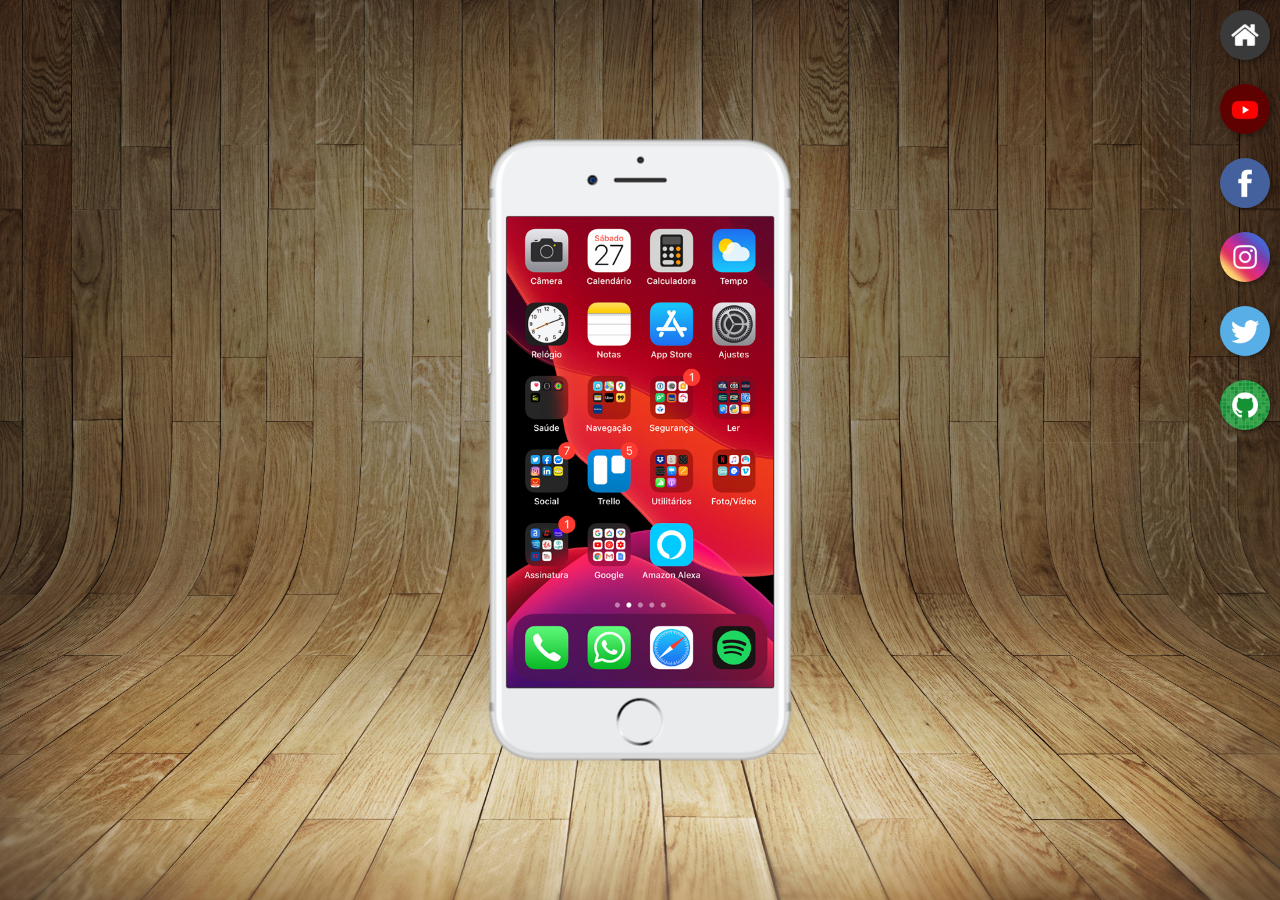
<file: index.html>
<!DOCTYPE html>
<html lang="pt-br">
<head>
    <meta charset="UTF-8">
    <meta name="viewport" content="width=device-width, initial-scale=1.0">
    <link rel="shortcut icon" href="favicon.ico" type="image/x-icon">
    <link rel="stylesheet" href="estilos/style.css">
    <title>Projeto Redes Sociais</title>
</head>
<body>
    <main>
        <section id="telefone">
            <iframe src="home.html" name="tela" id="tela" frameborder="0">
                seu navegador não é compatível com iframes
            </iframe>
        </section>
        <section id="redes-sociais">
            <a href="home.html" target="tela"><img src="imagens/logo-home.jpg" alt="home"></a><br>
            <a href="youtube.html" target="tela"><img src="imagens/logo-youtube.jpg" alt="youtube"></a><br>
            <a href="facebook.html" target="tela"><img src="imagens/logo-facebook.jpg" alt="facebook"></a><br>
            <a href="instagram.html" target="tela"><img src="imagens/logo-instagram.jpg" alt="instagran"></a><br>
            <a href="twitter.html" target="tela"><img src="imagens/logo-twitter.jpg" alt="twitter"></a><br>
            <a href="github.html" target="tela"><img src="imagens/logo-github.jpg" alt=""></a>
        </section>
    </main>
</body>
</html>
</file>
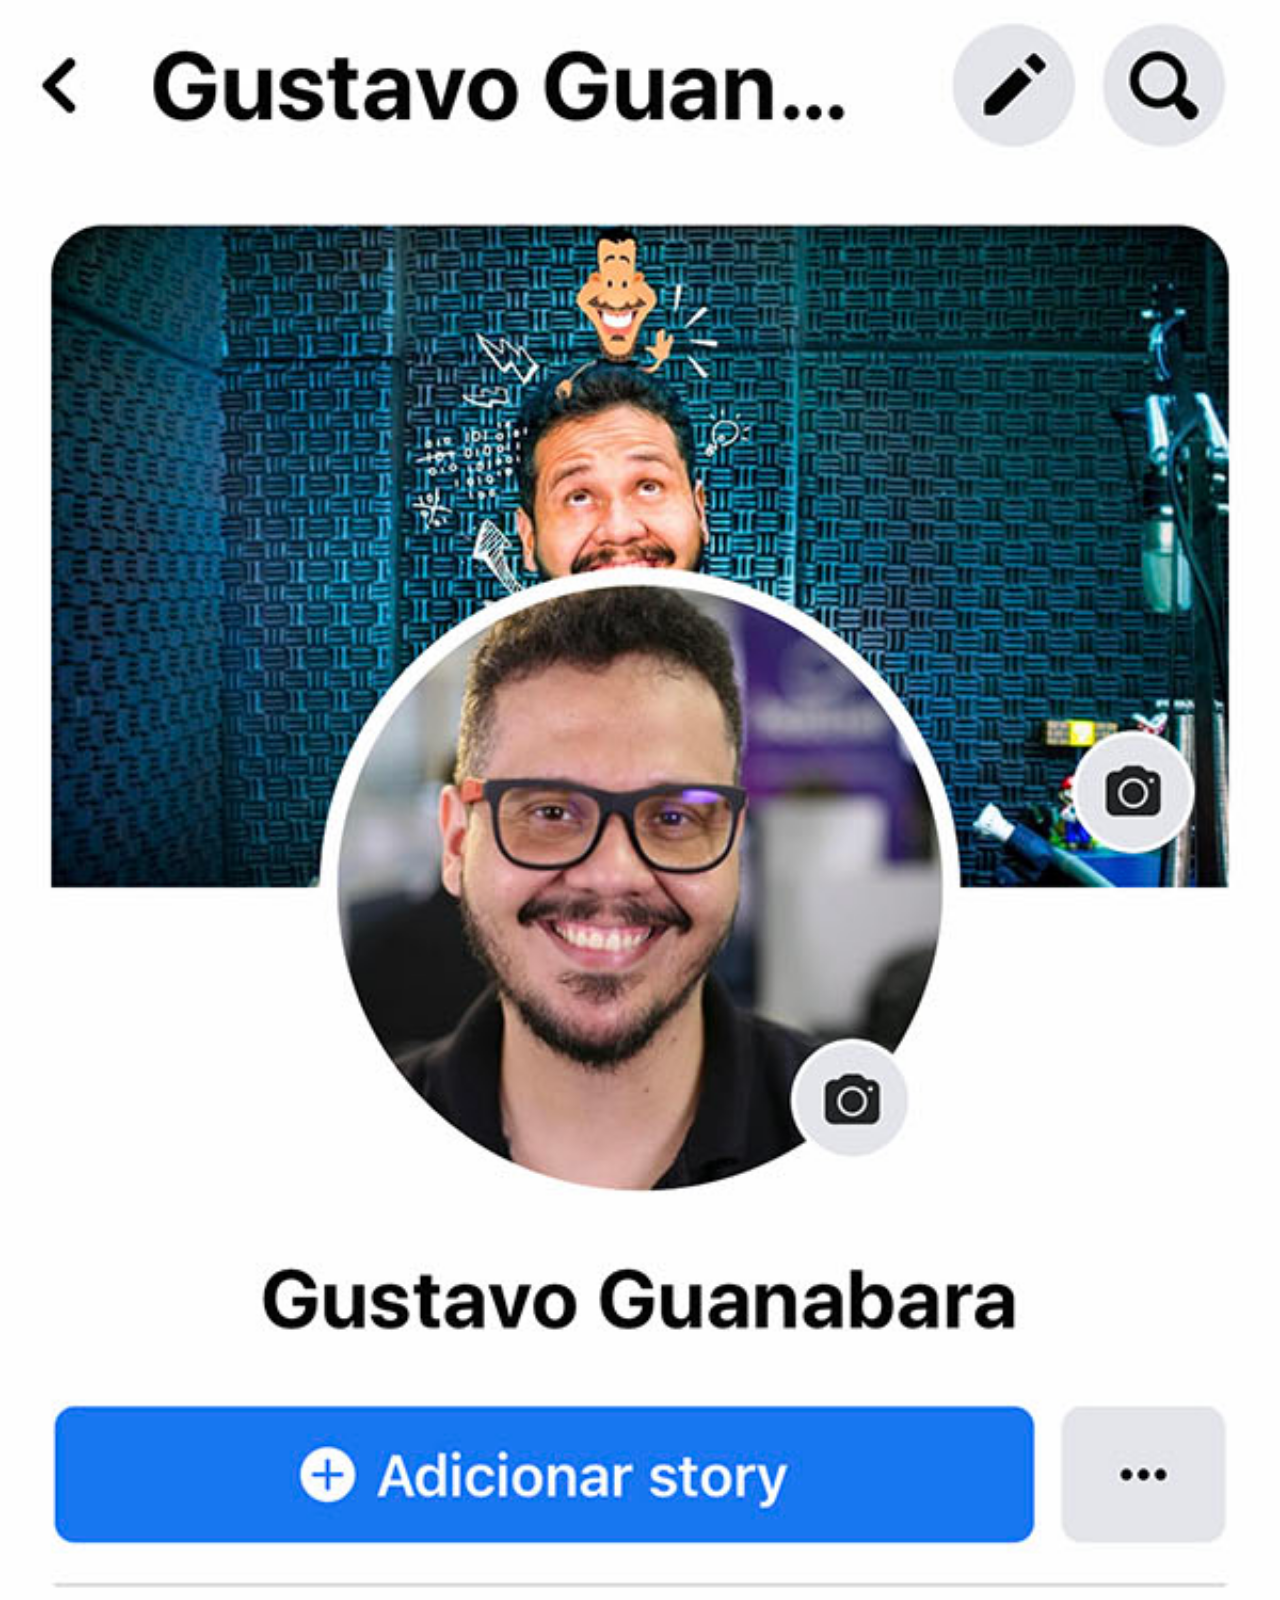
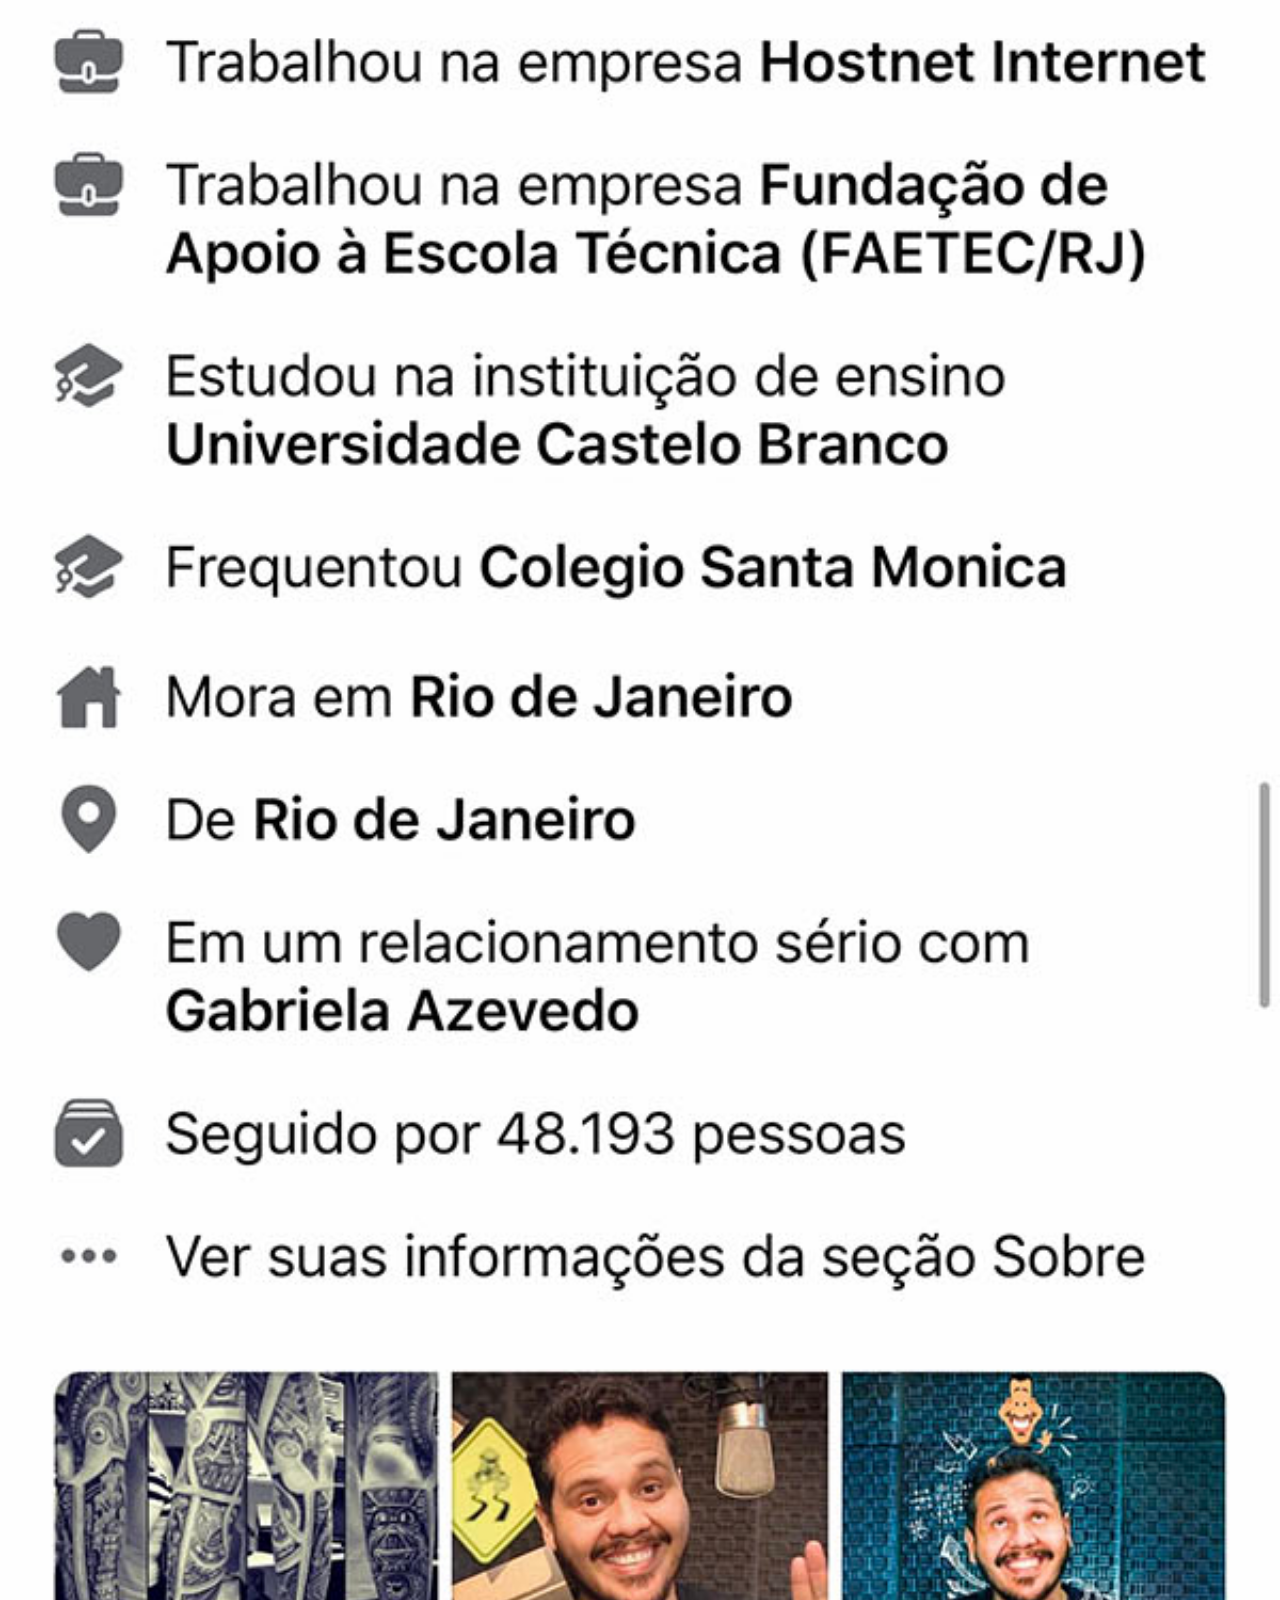
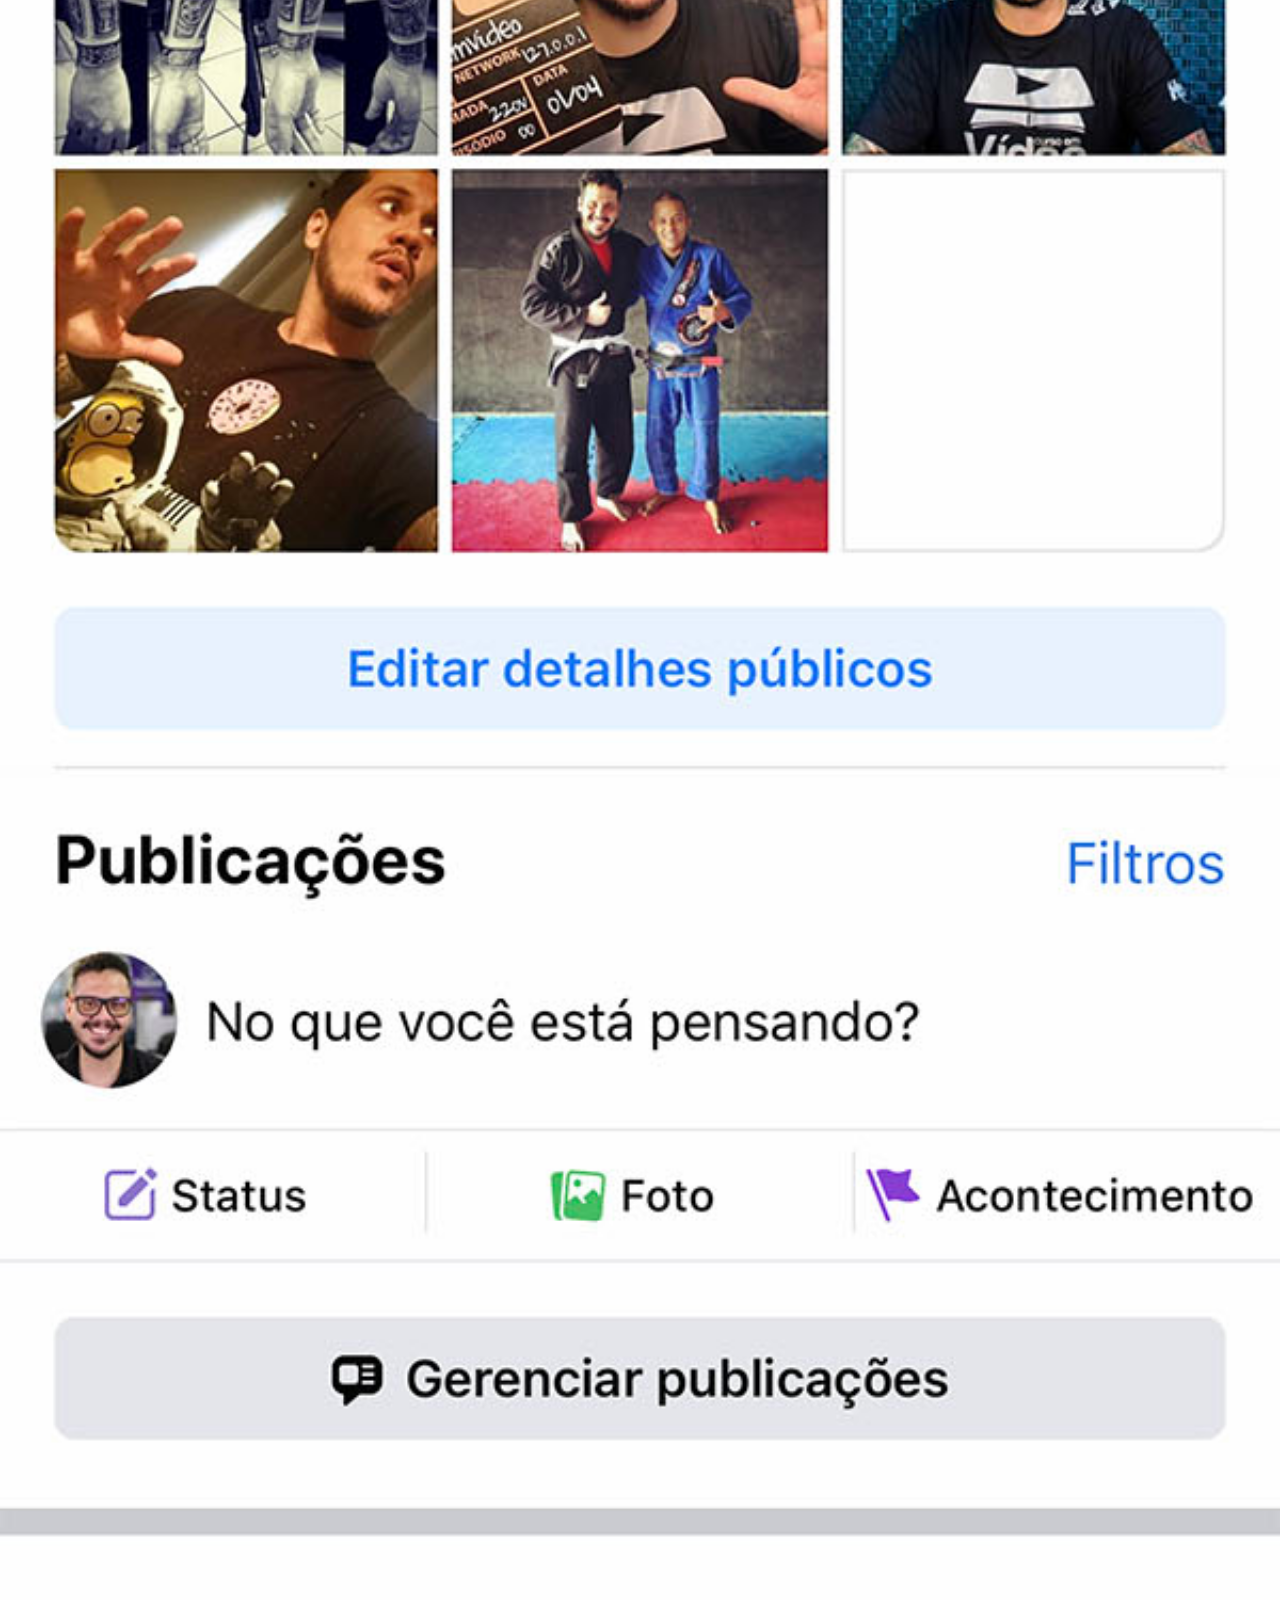
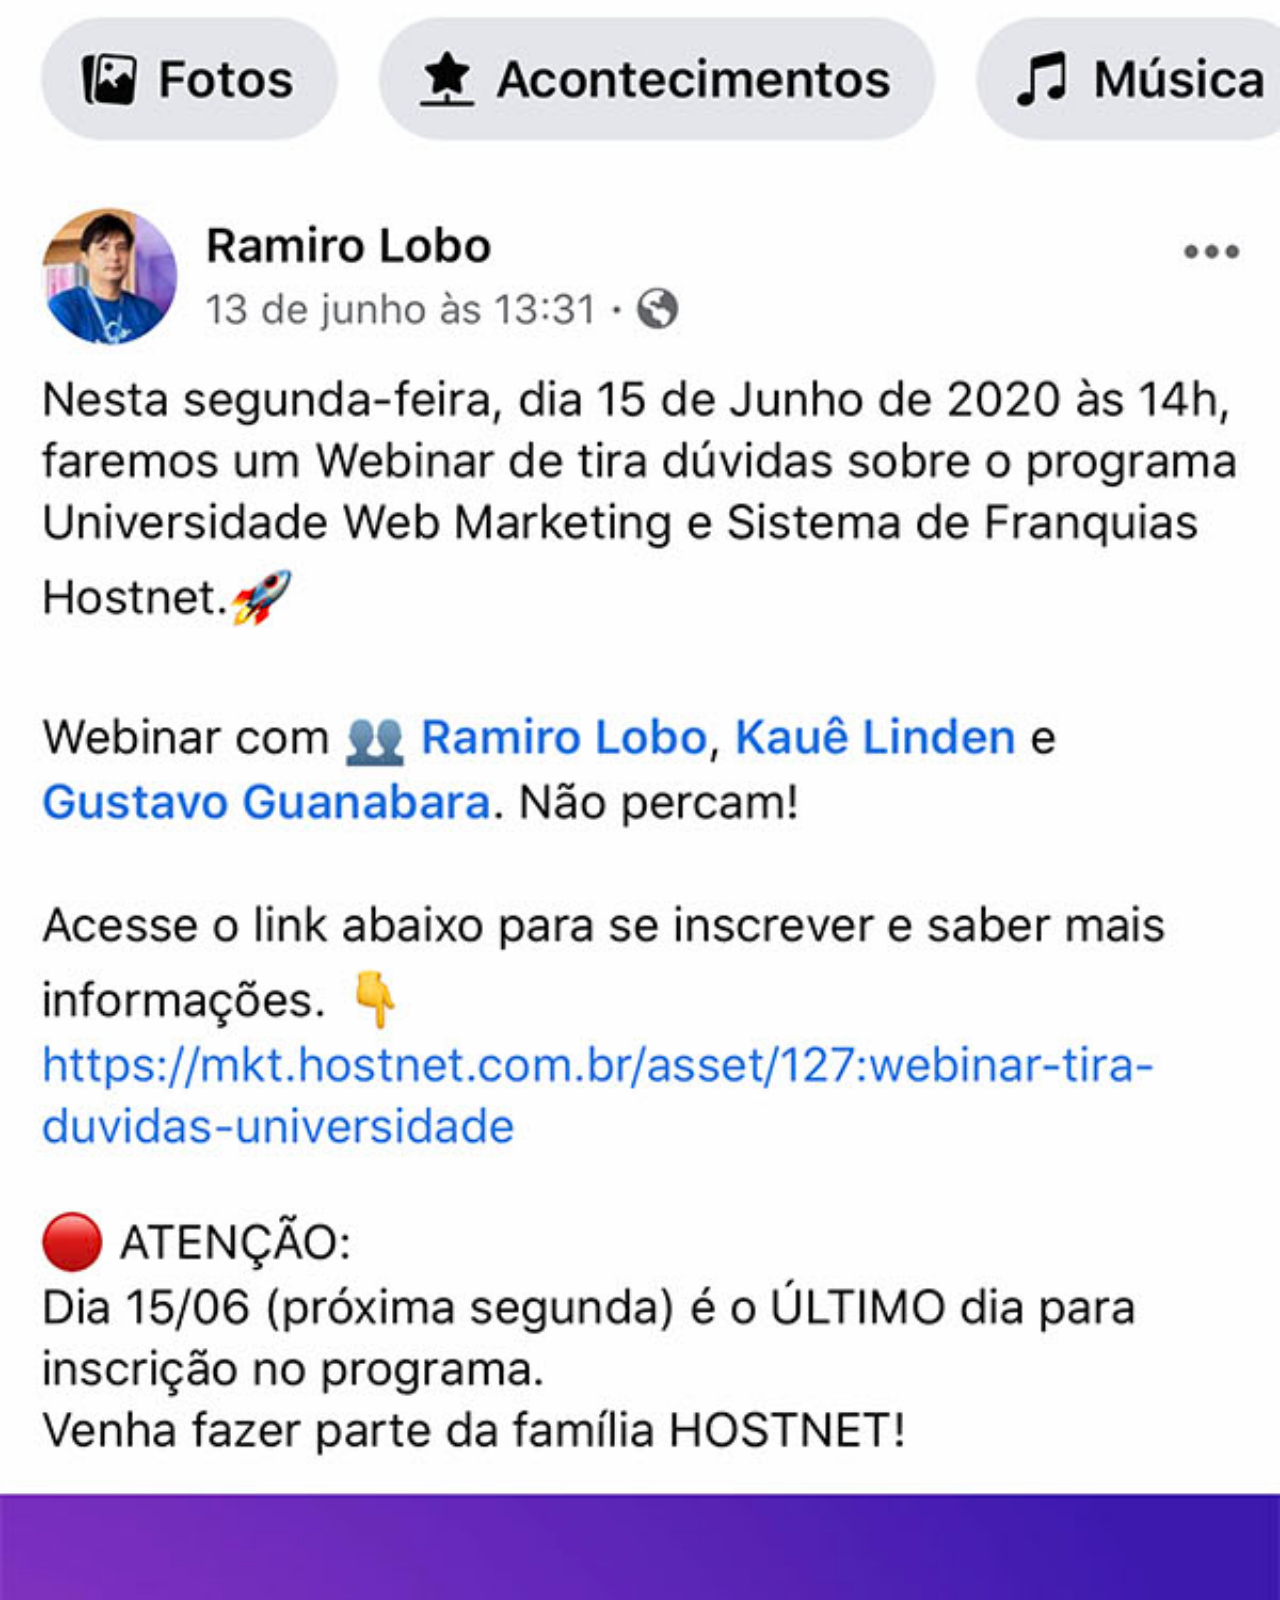
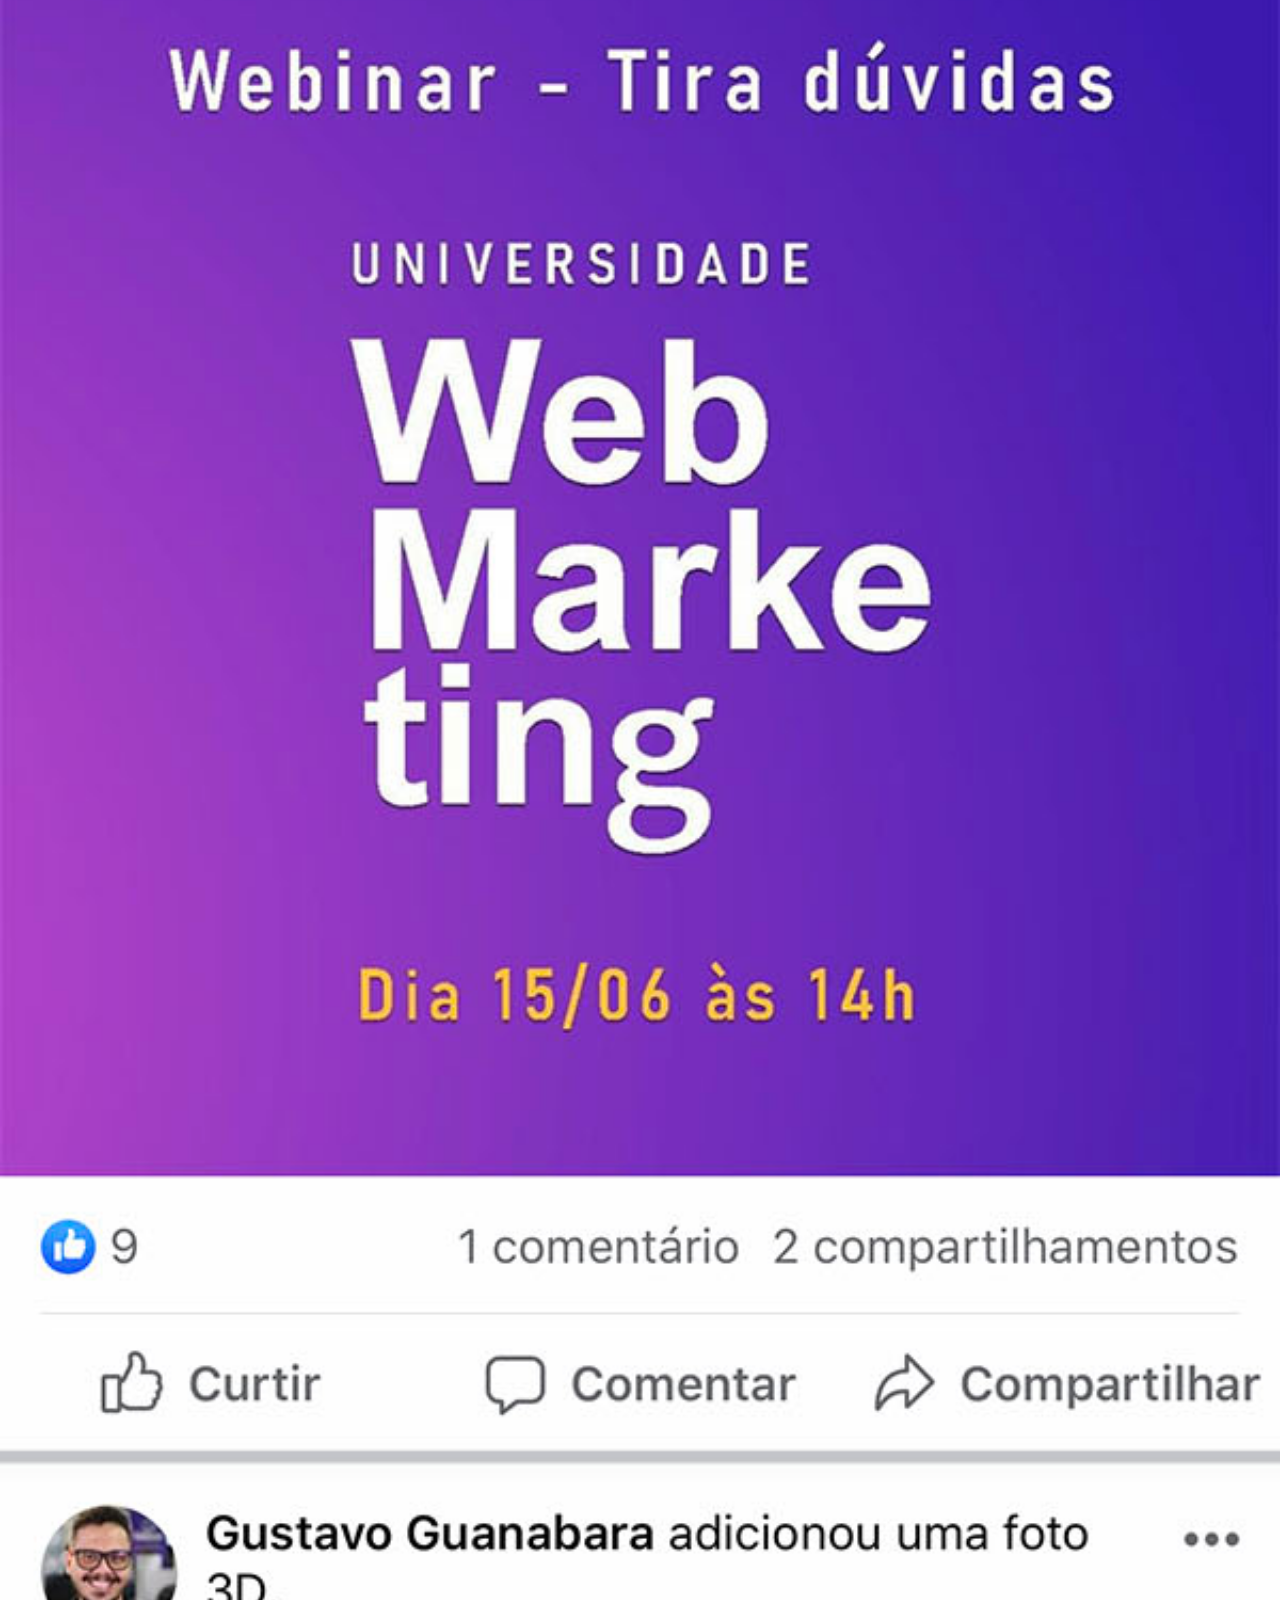
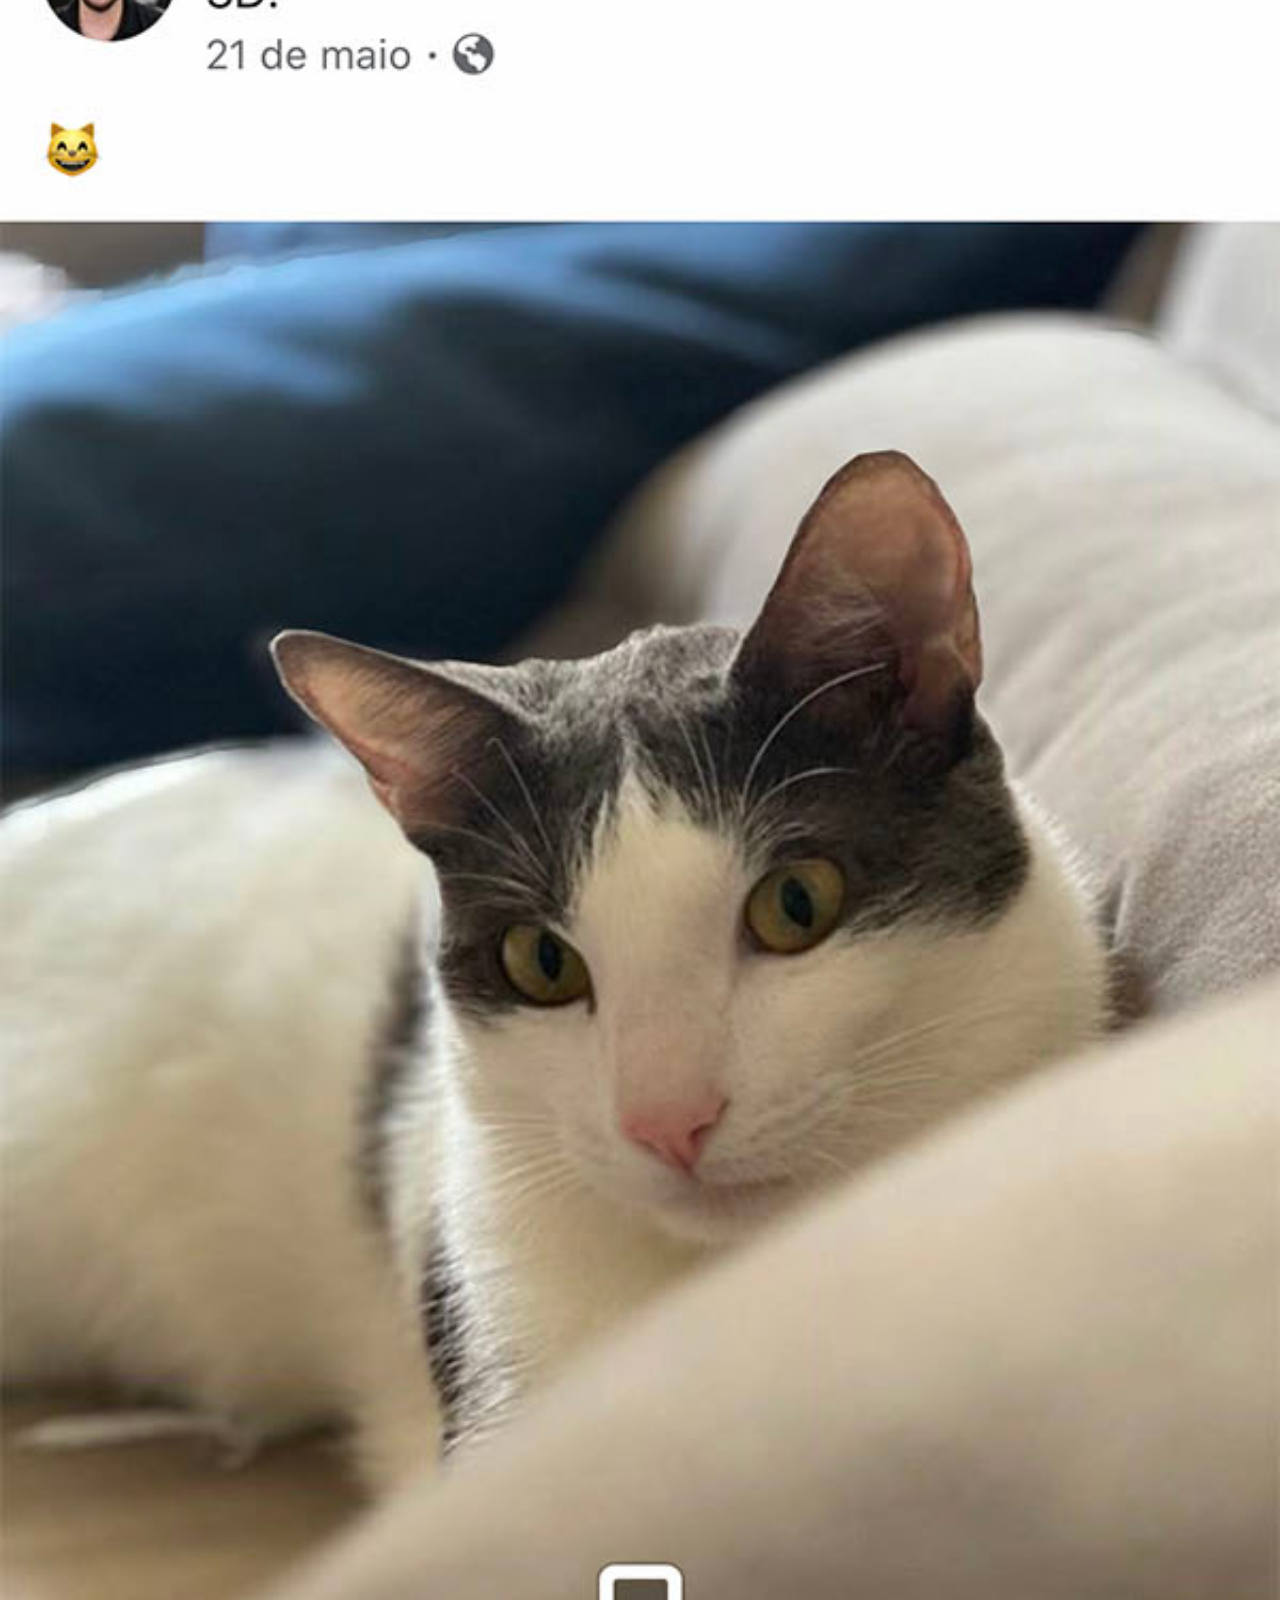
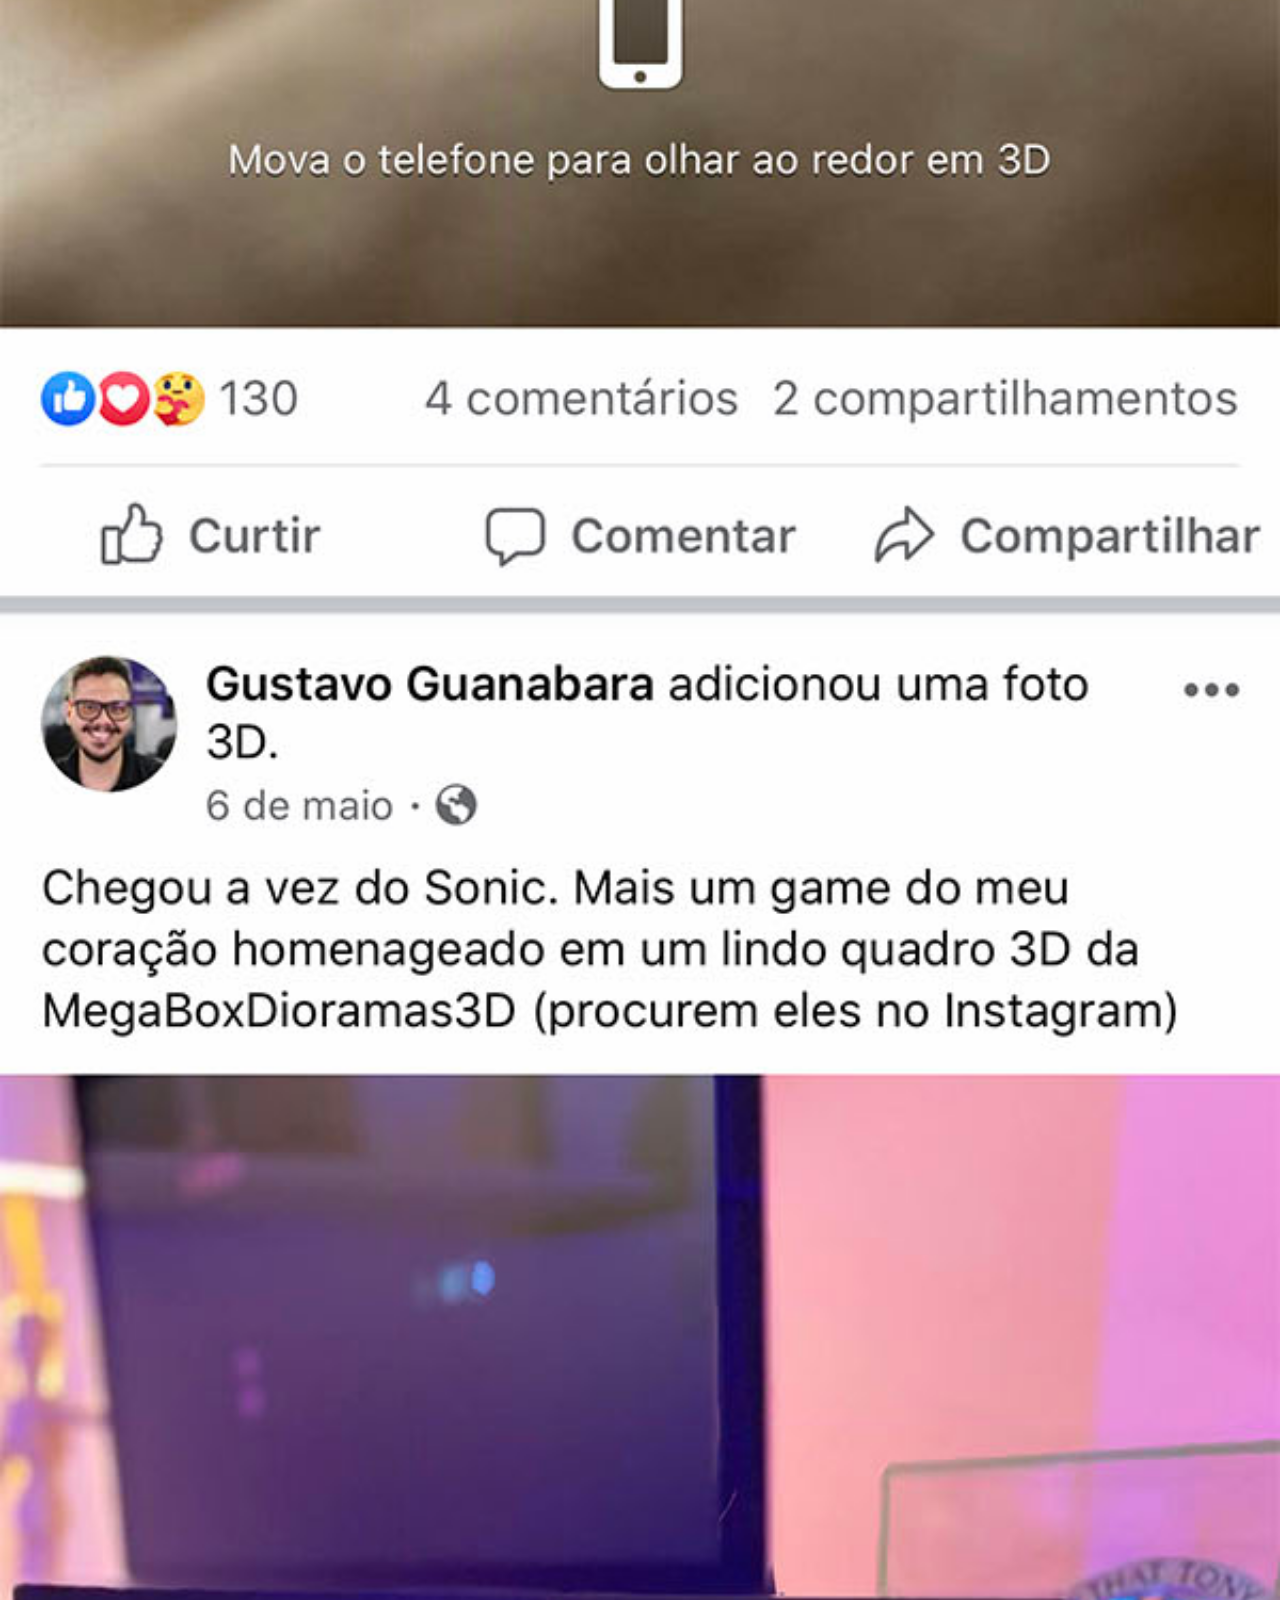
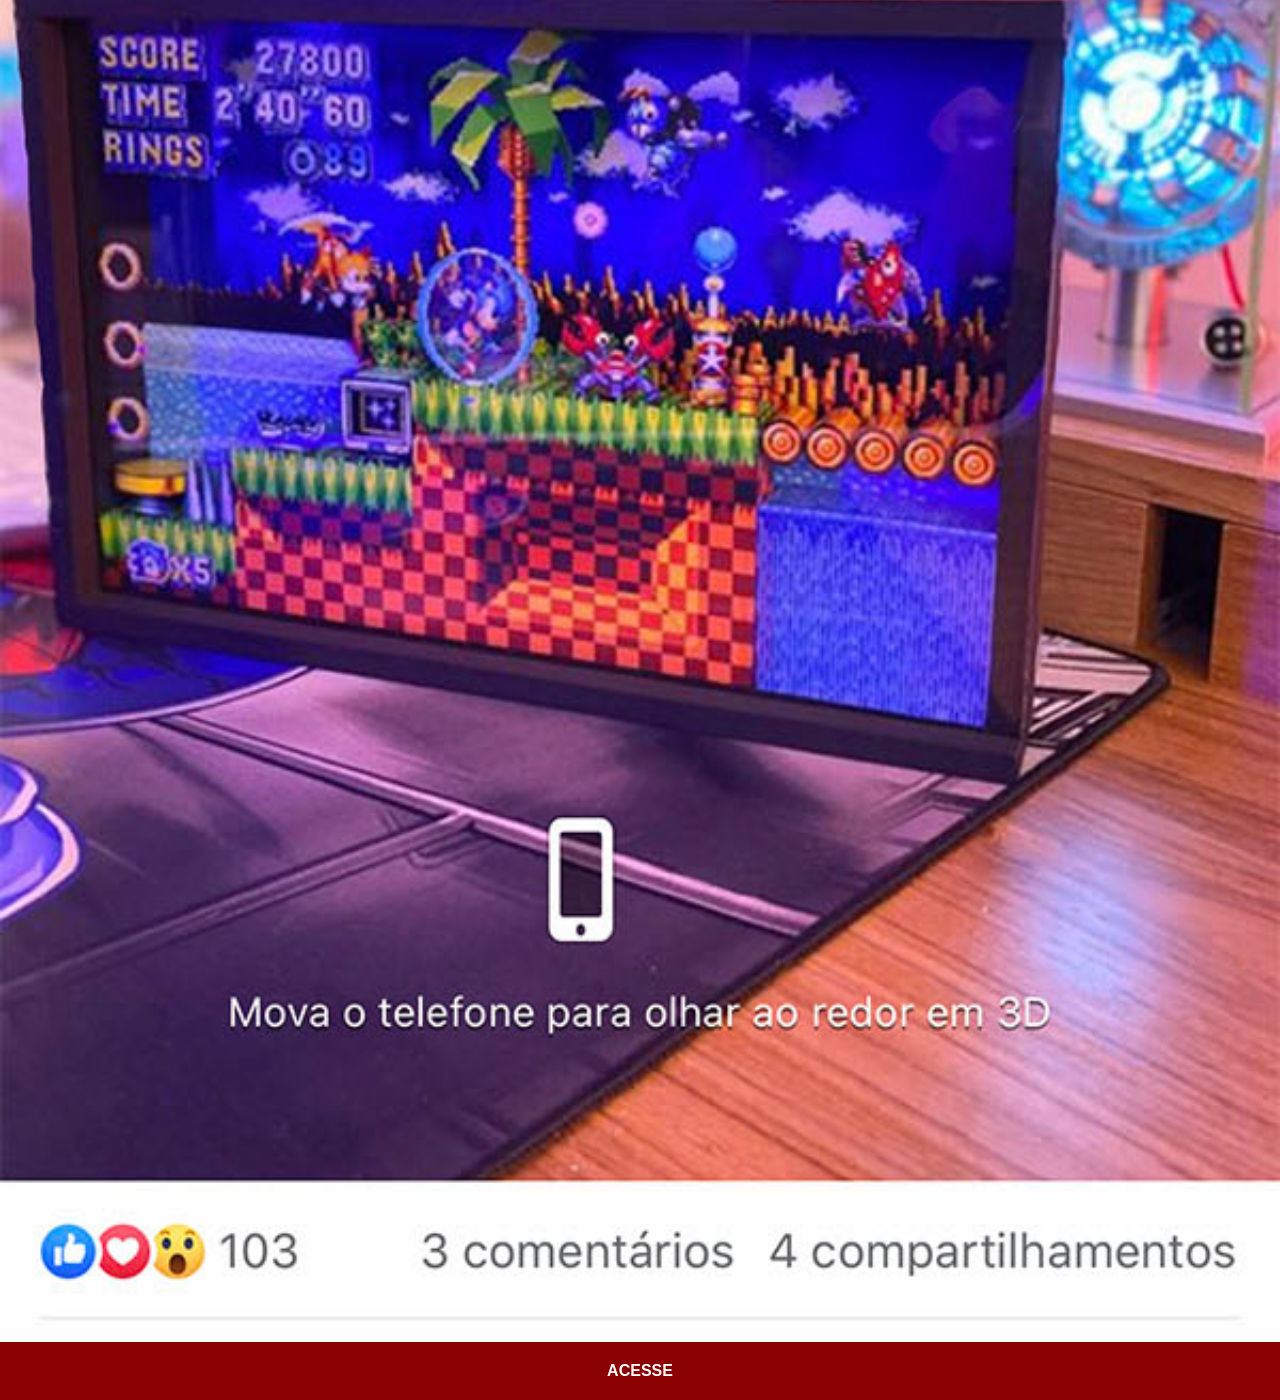
<file: facebook.html>
<!DOCTYPE html>
<html lang="pt-br">
<head>
    <meta charset="UTF-8">
    <meta name="viewport" content="width=device-width, initial-scale=1.0">
    <link rel="stylesheet" href="estilos/social.css">
    <title>FaceBook</title>
</head>
<body>
    <img src="imagens/tela-facebook.jpg" alt="Facebook">
    <a href="https://www.facebook.com/gustavoguanabara/" target="_blank">ACESSE</a>
</body>
</html>
</file>
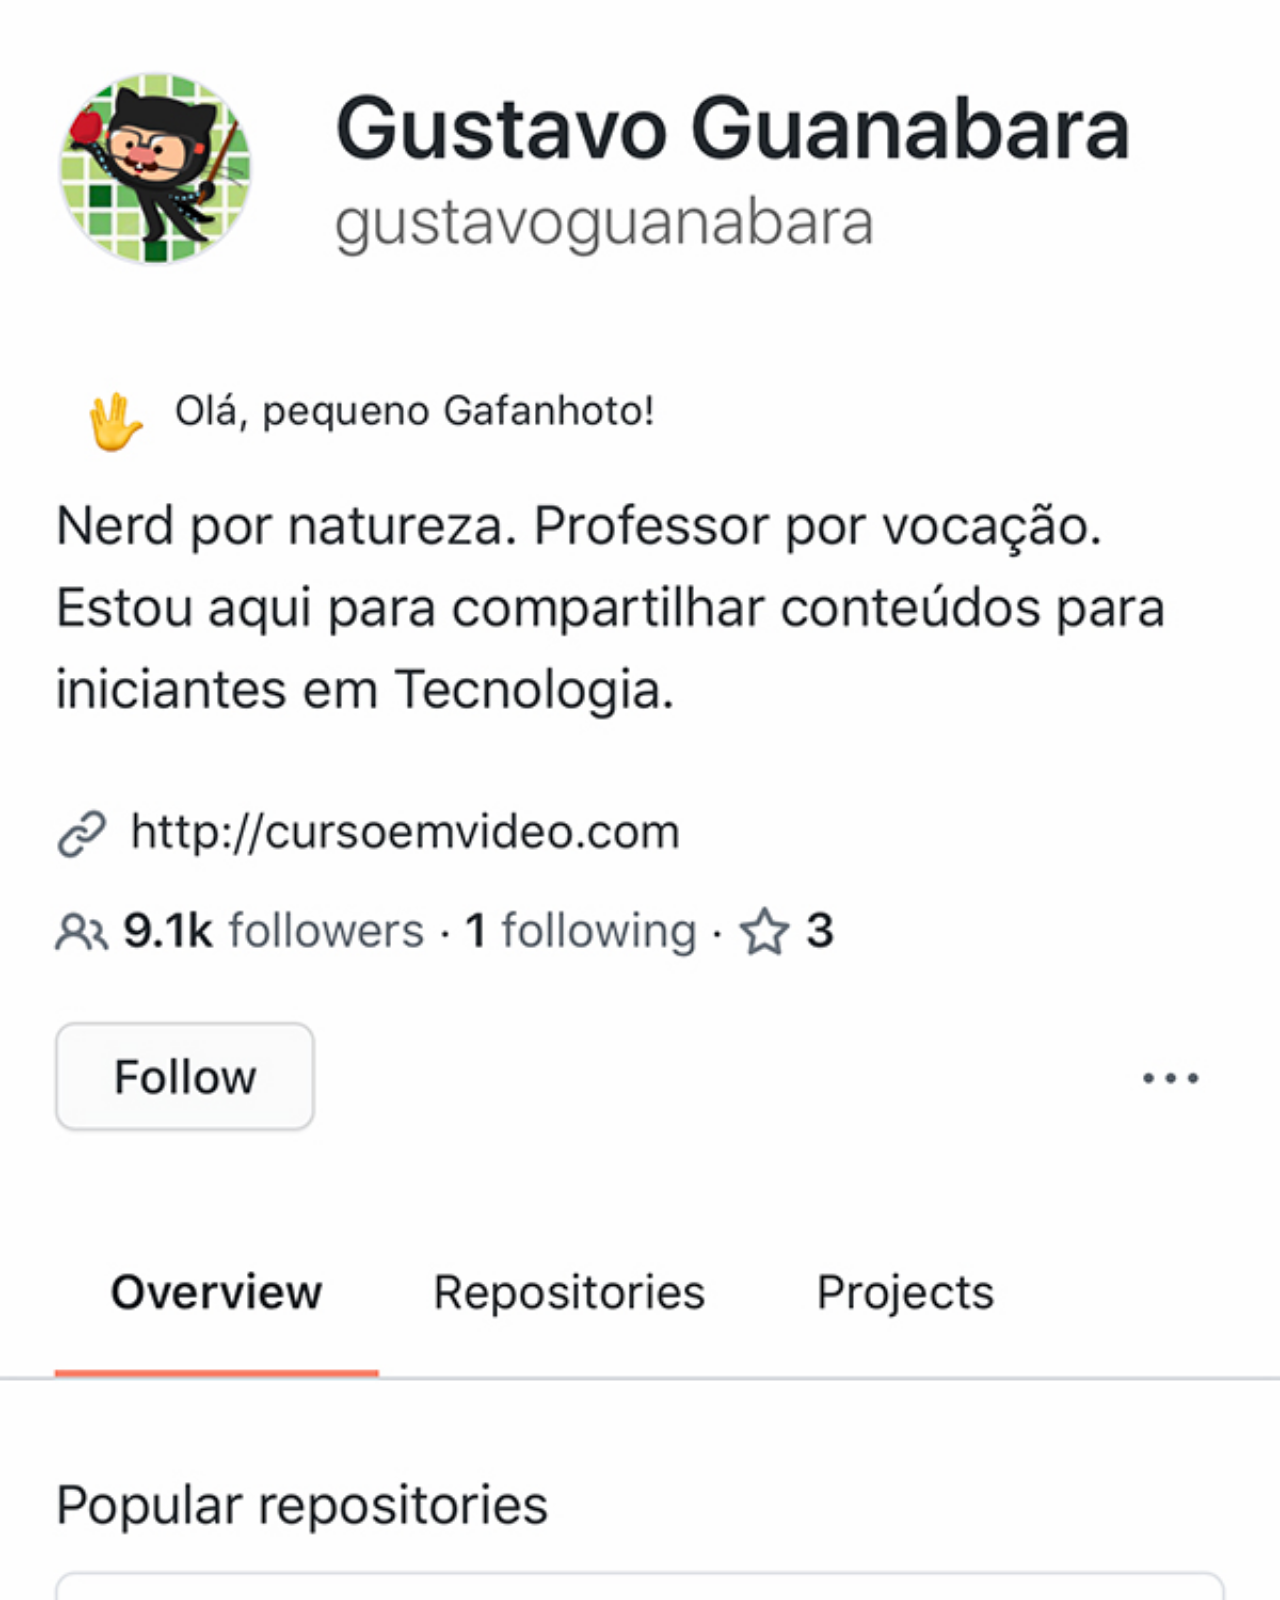
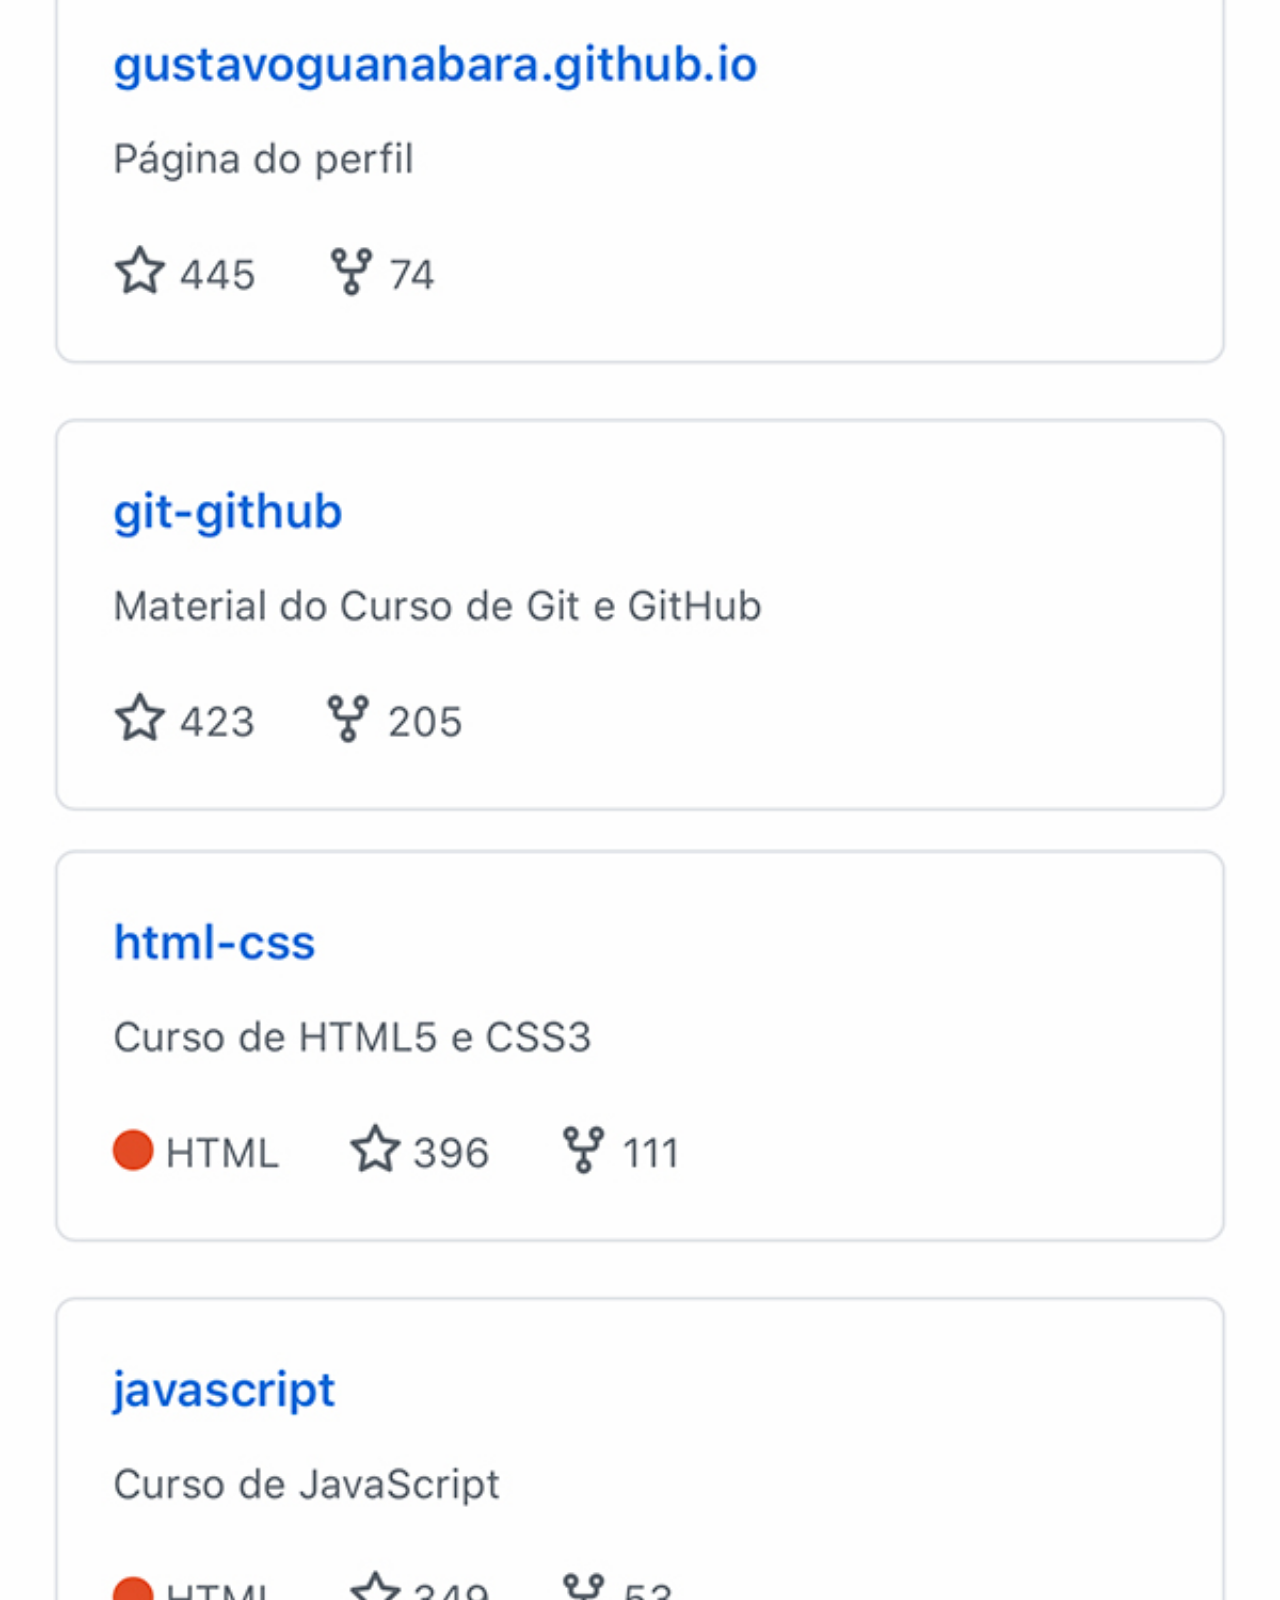
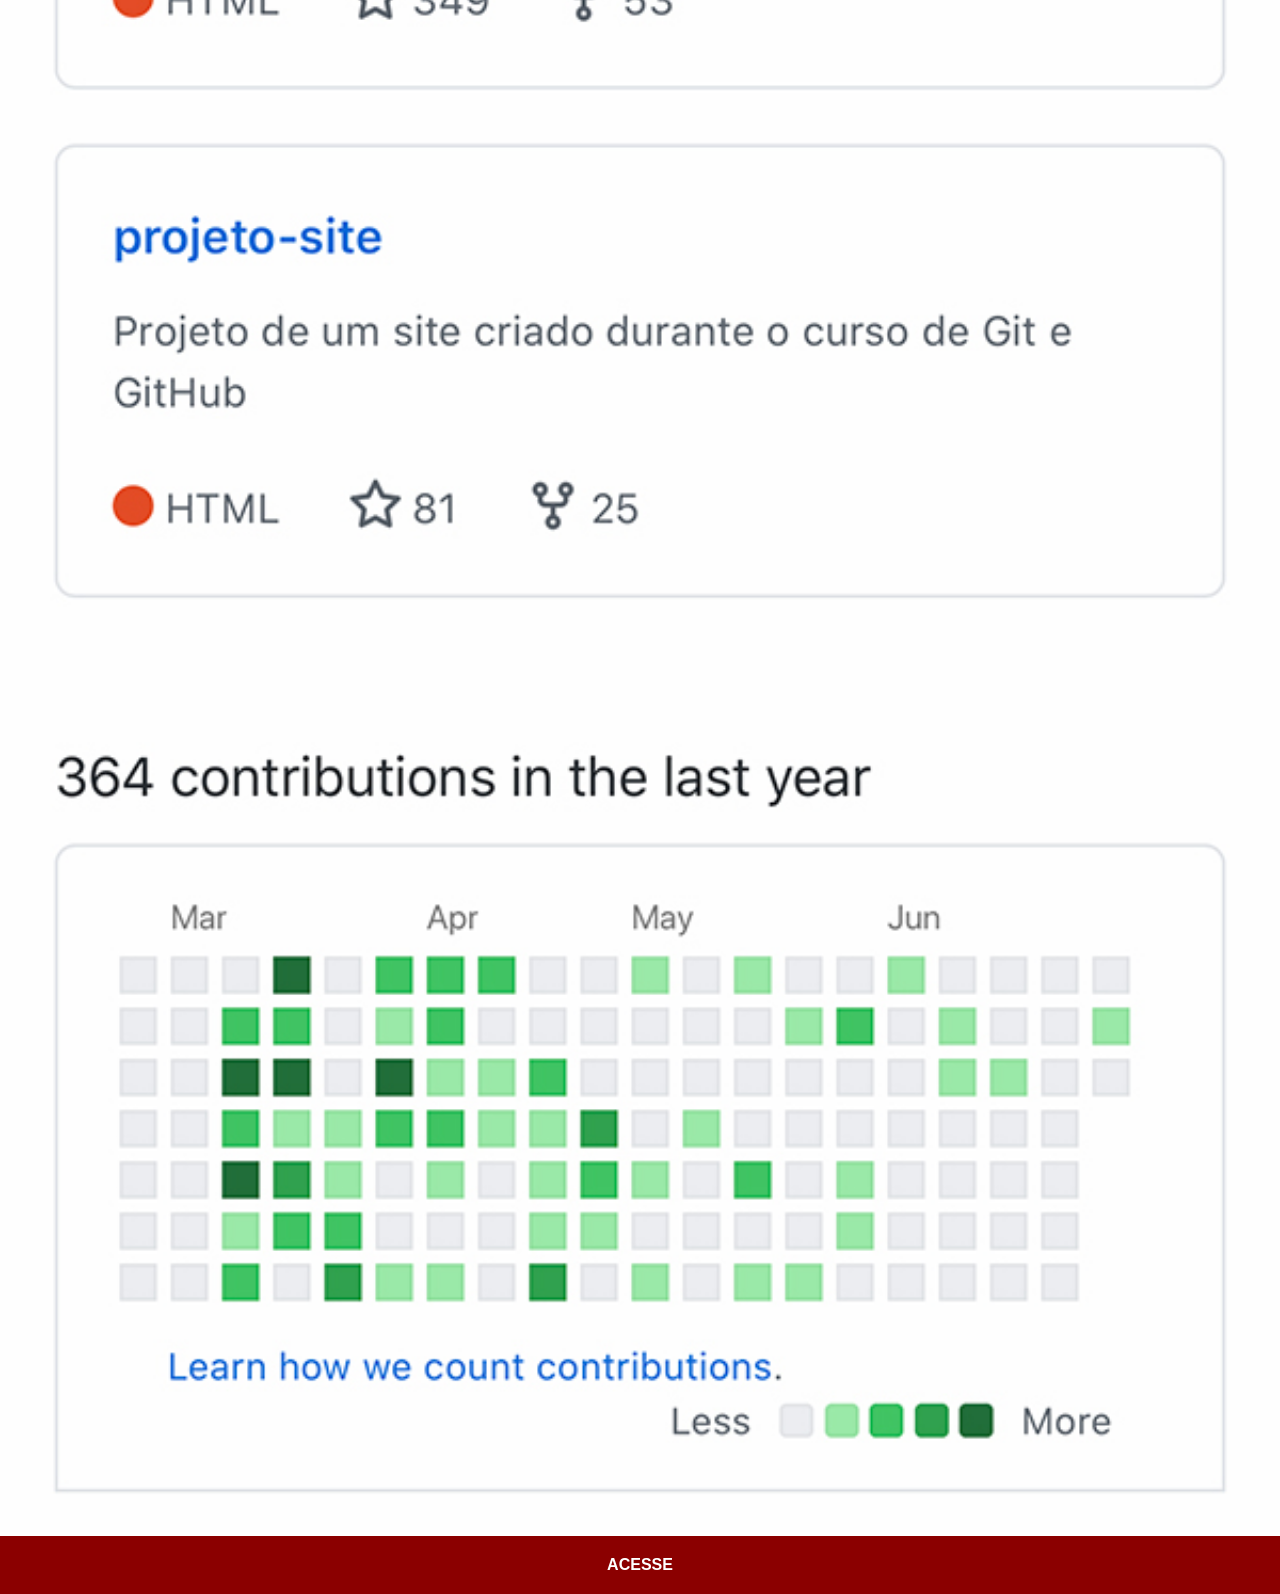
<file: github.html>
<!DOCTYPE html>
<html lang="pt-br">
<head>
    <meta charset="UTF-8">
    <meta name="viewport" content="width=device-width, initial-scale=1.0">
   <link rel="stylesheet" href="estilos/social.css">
    <title>GitHub</title>
</head>
<body>
    <img src="imagens/tela-github.jpg" alt="GitHub">
    <a href="https://github.com/gustavoguanabara" target="_blank">ACESSE</a>
</body>
</html>
</file>
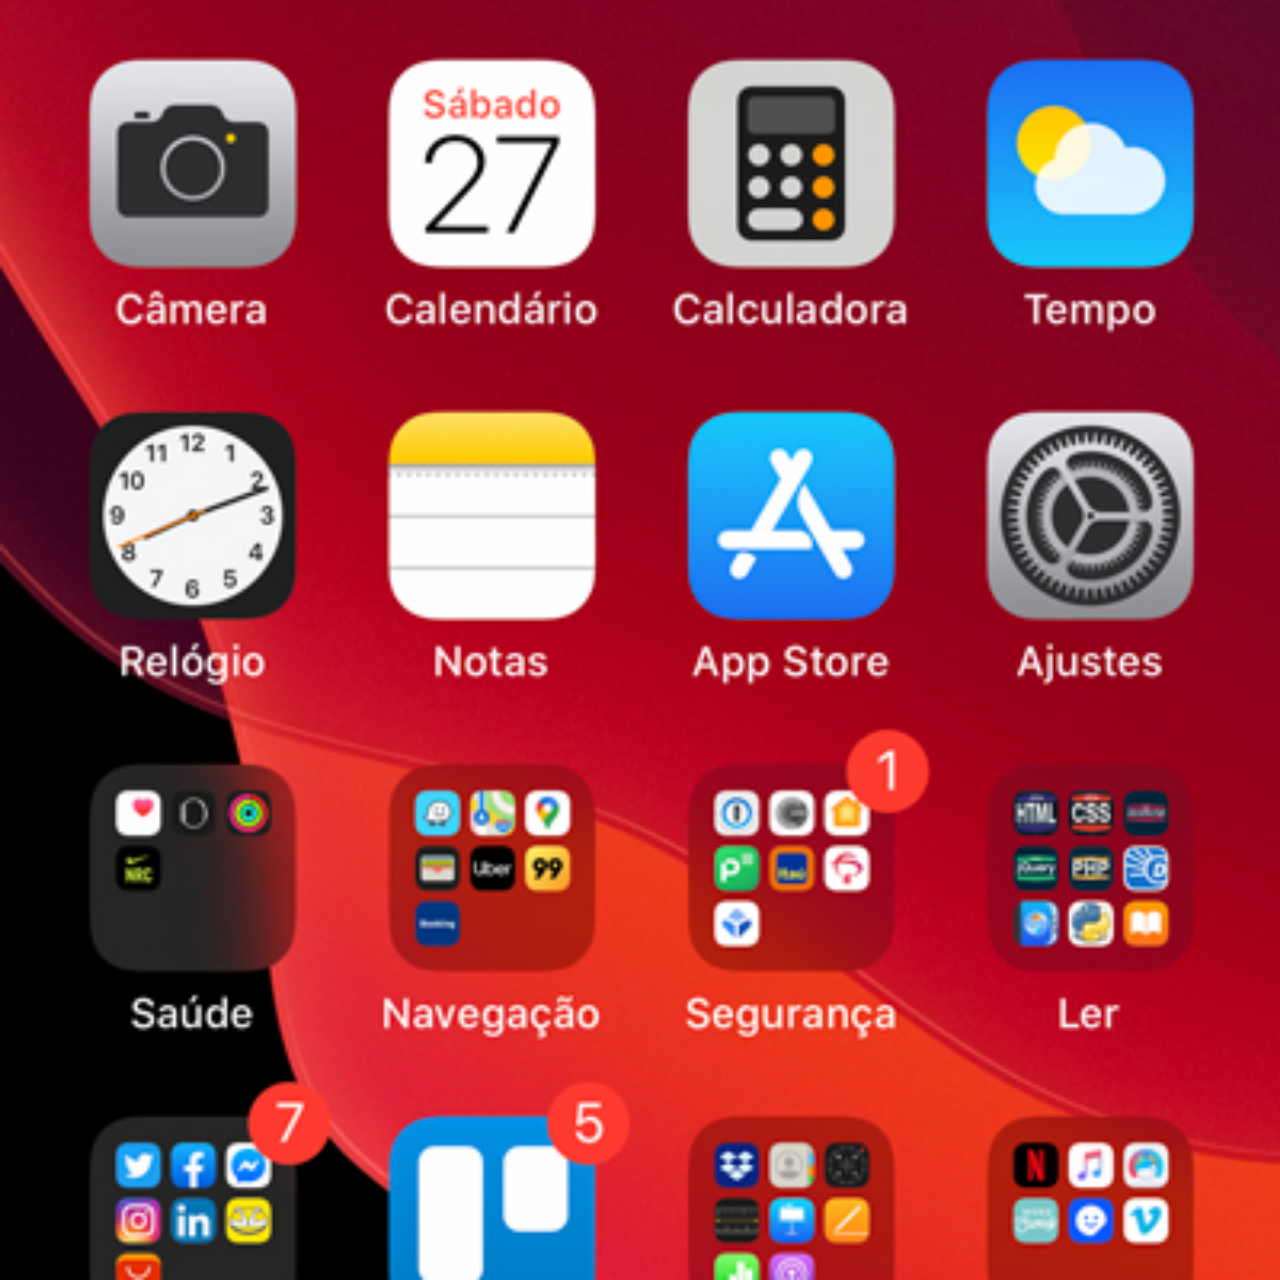
<file: home.html>
<!DOCTYPE html>
<html lang="pt-br">
<head>
    <meta charset="UTF-8">
    <meta name="viewport" content="width=device-width, initial-scale=1.0">
    <title>Home</title>
</head>
<style>
        * {
            margin: 0px;
            padding: 0px;
        }

        body {
            height: 100vw;
            width: 100vw;
            background: black url('imagens/tela-home.jpg') no-repeat top center;
            background-size: cover;
        }
    </style>
<body>
    
</body>
</html>
</file>
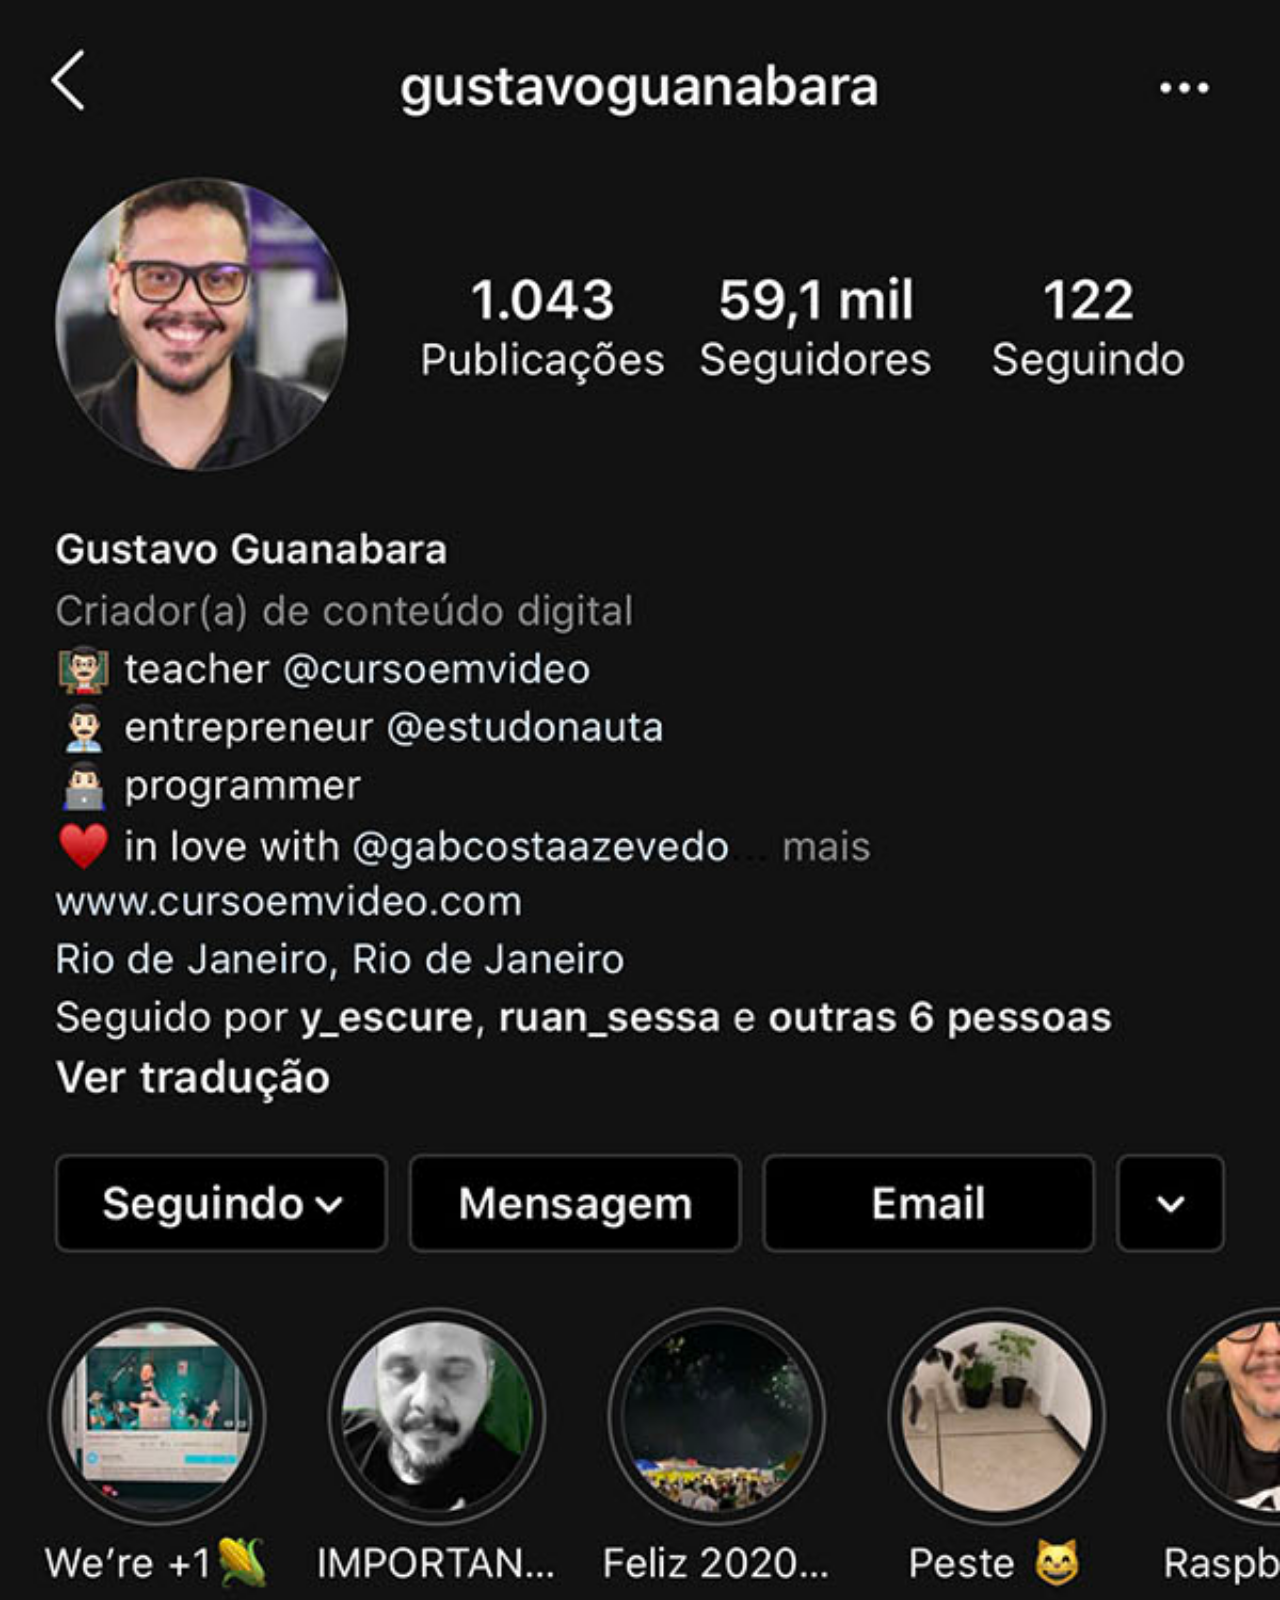
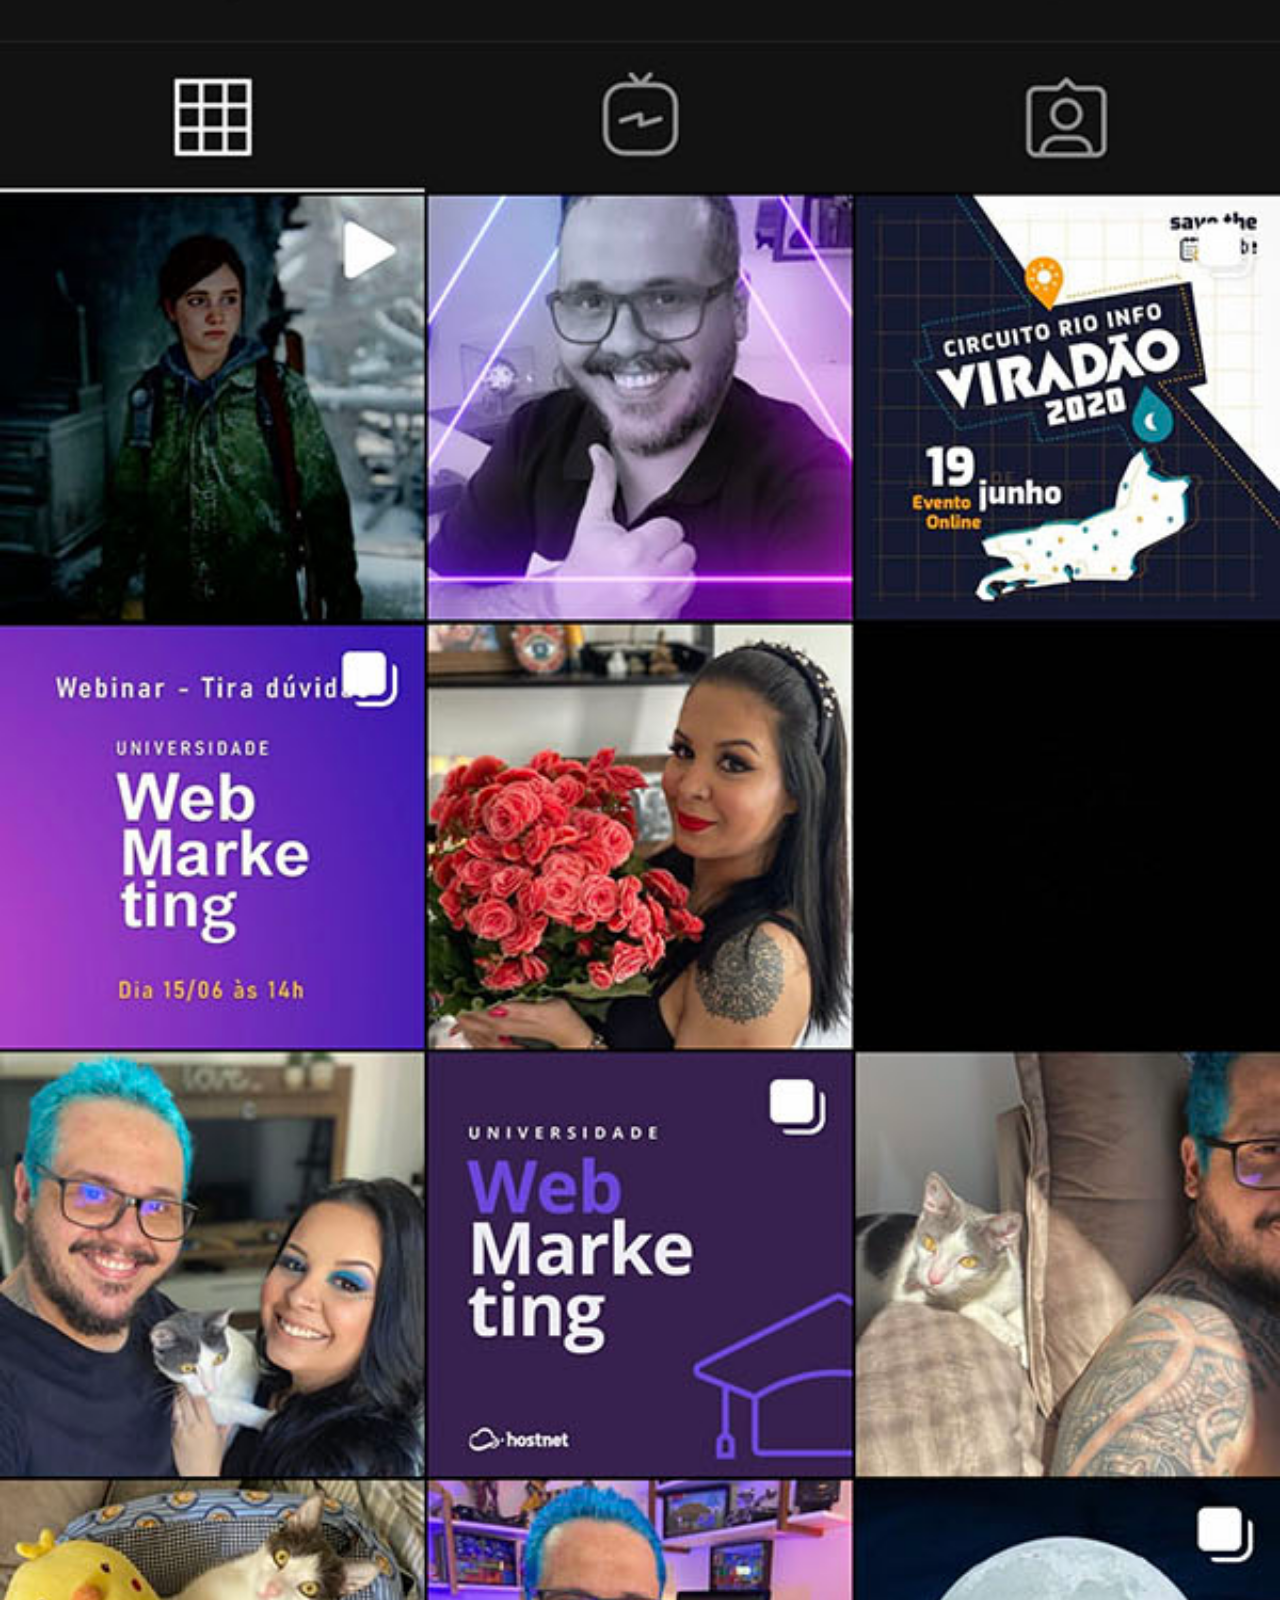
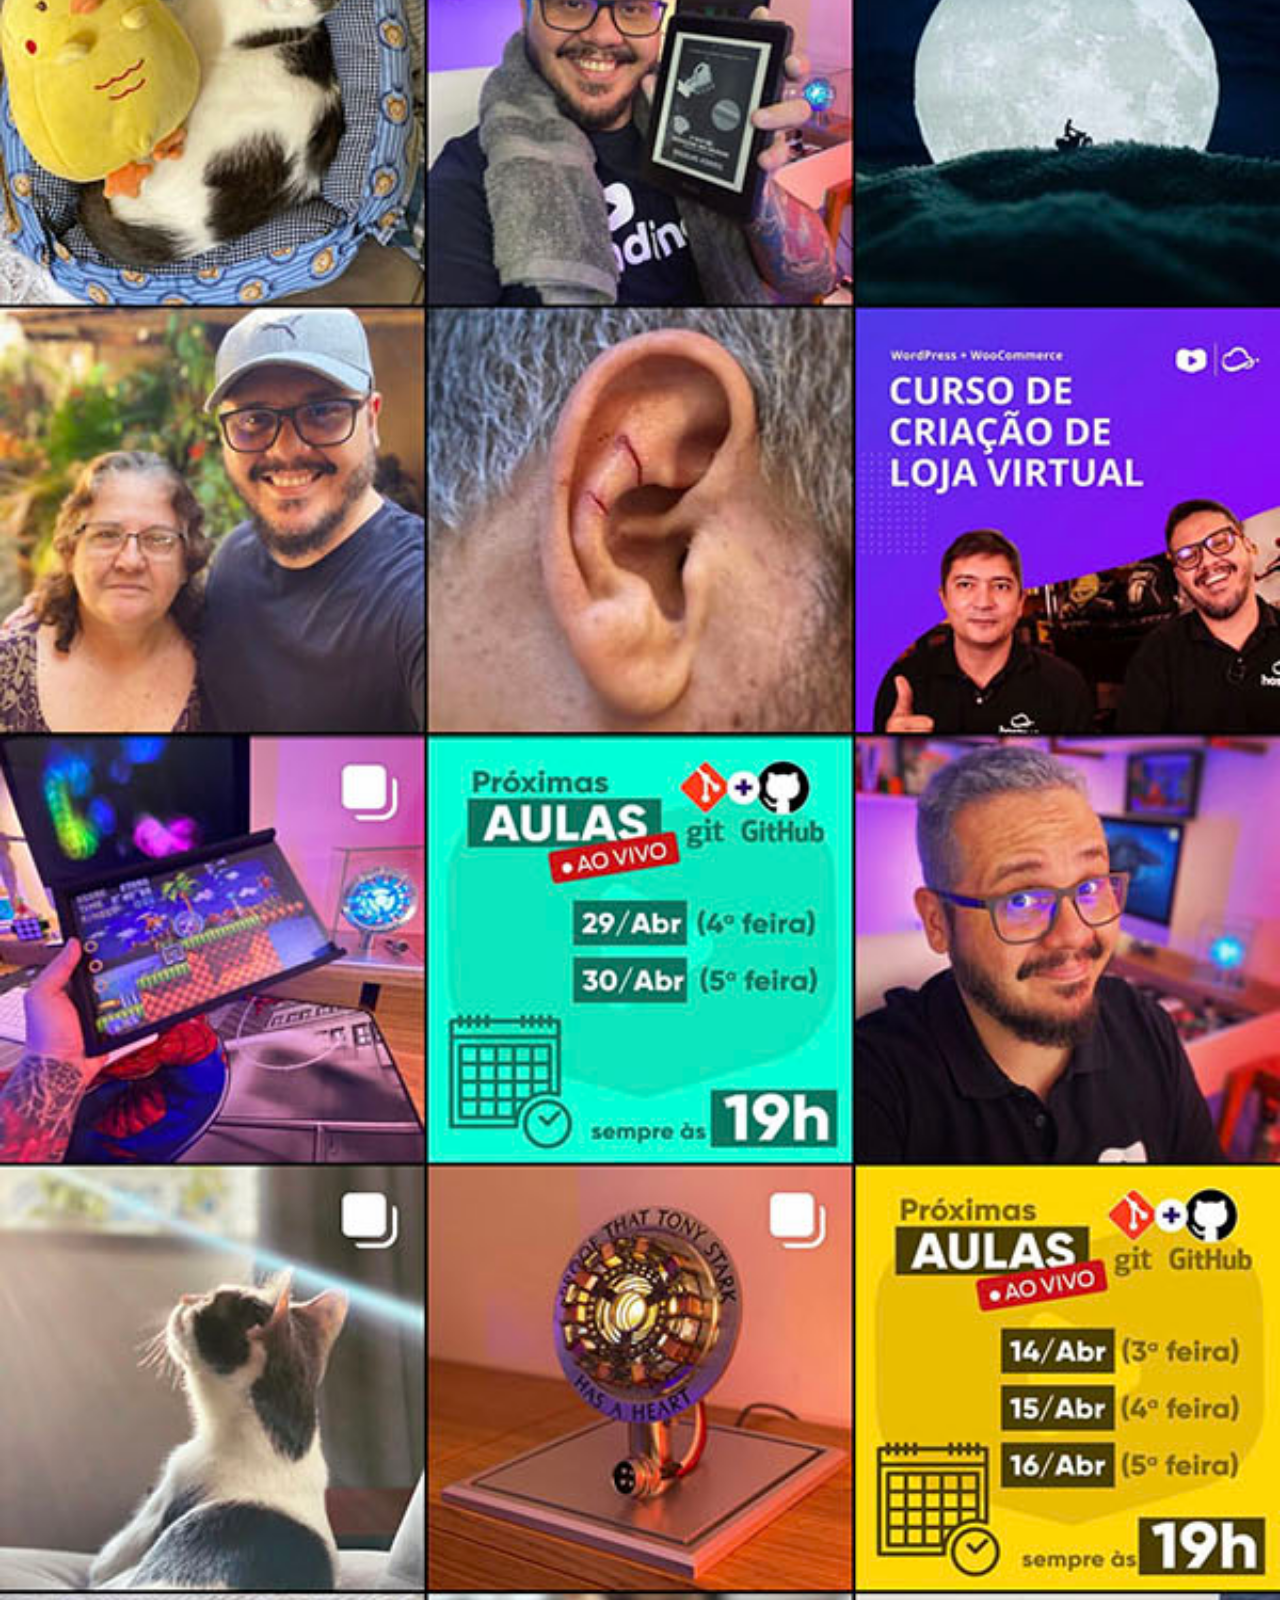
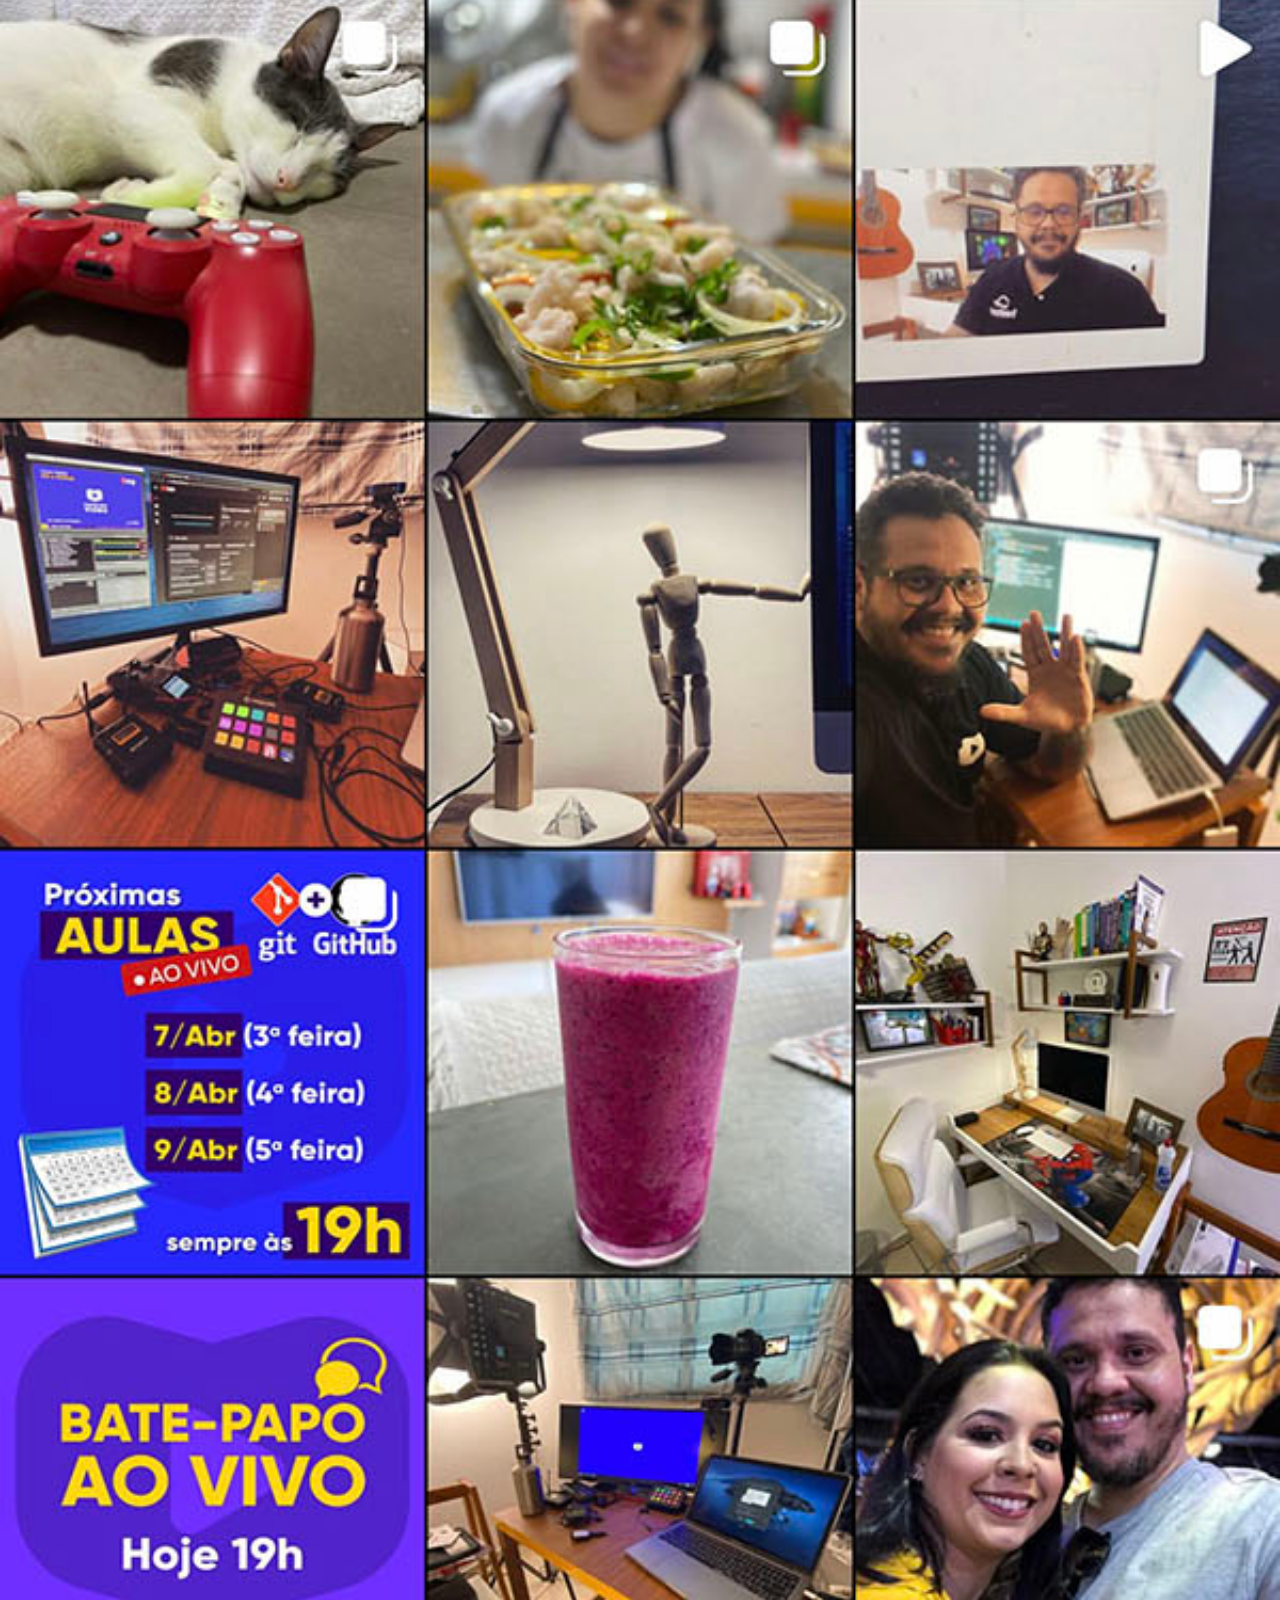
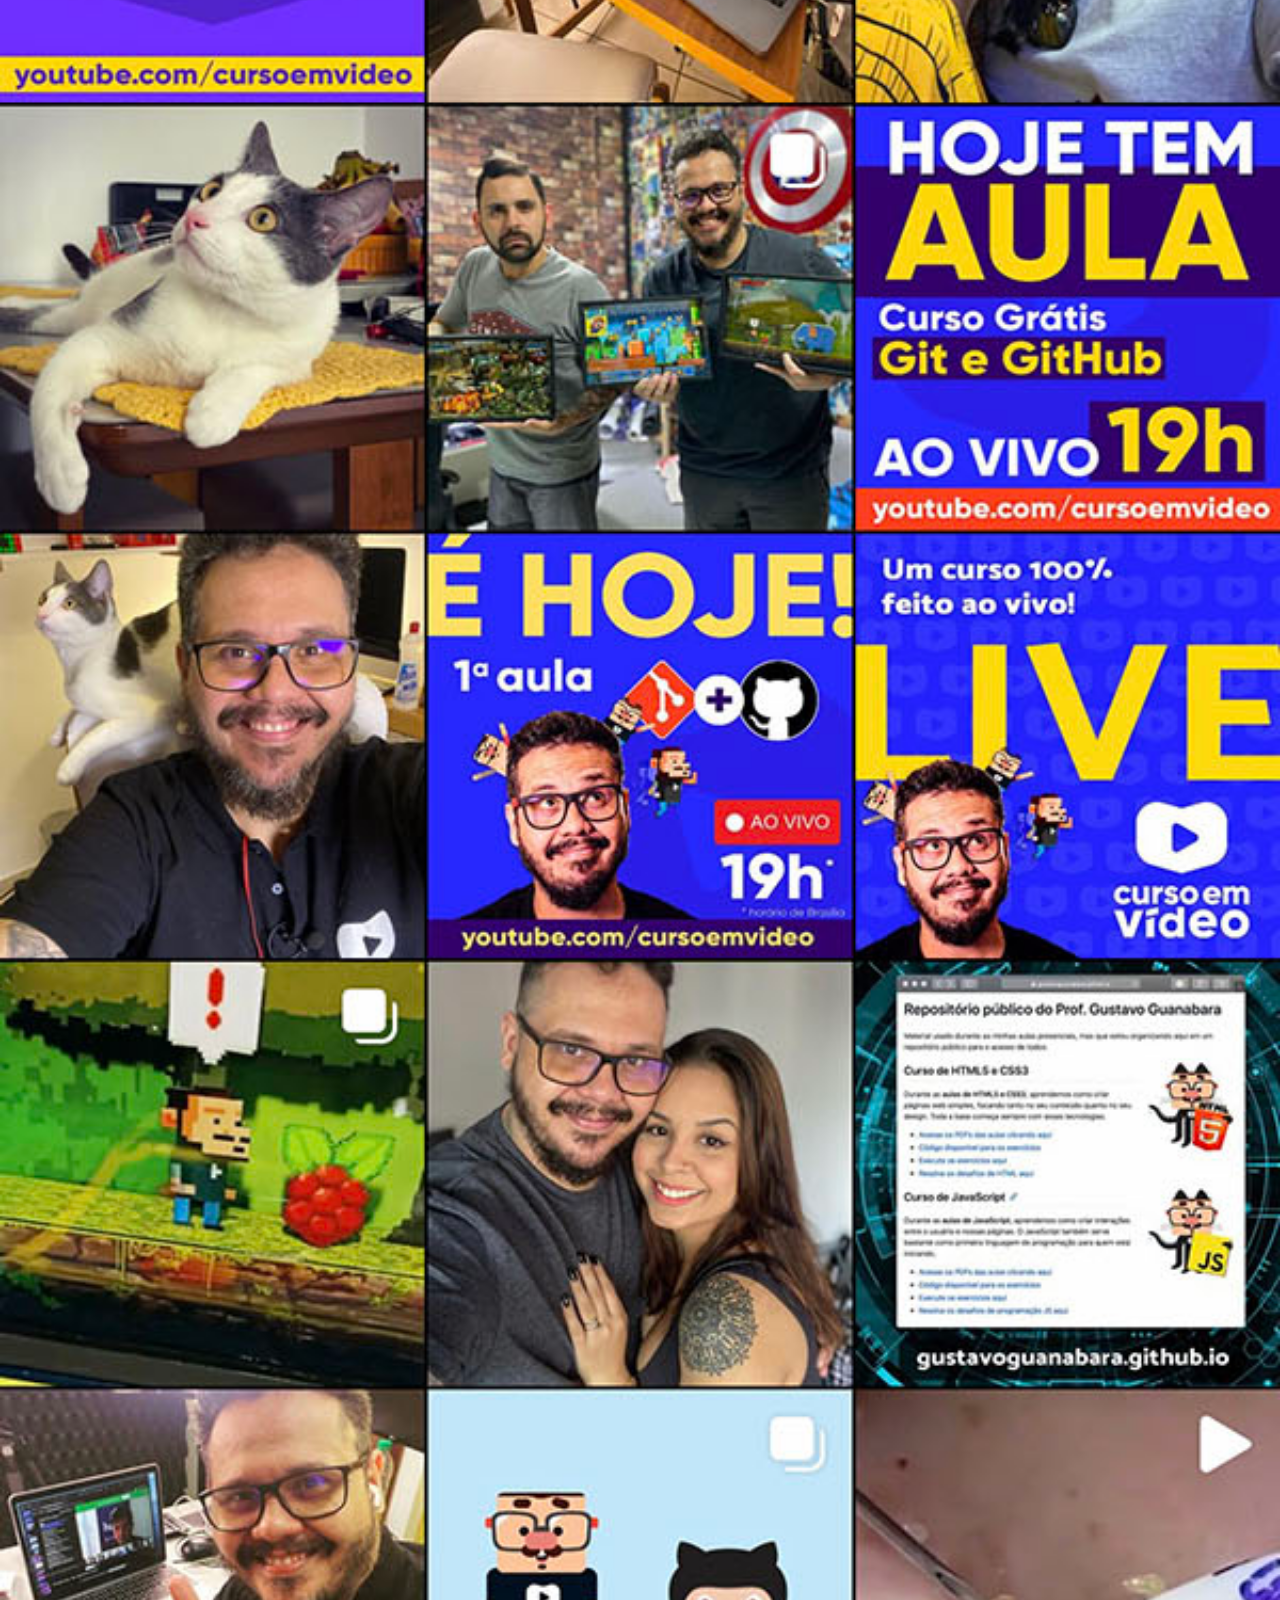
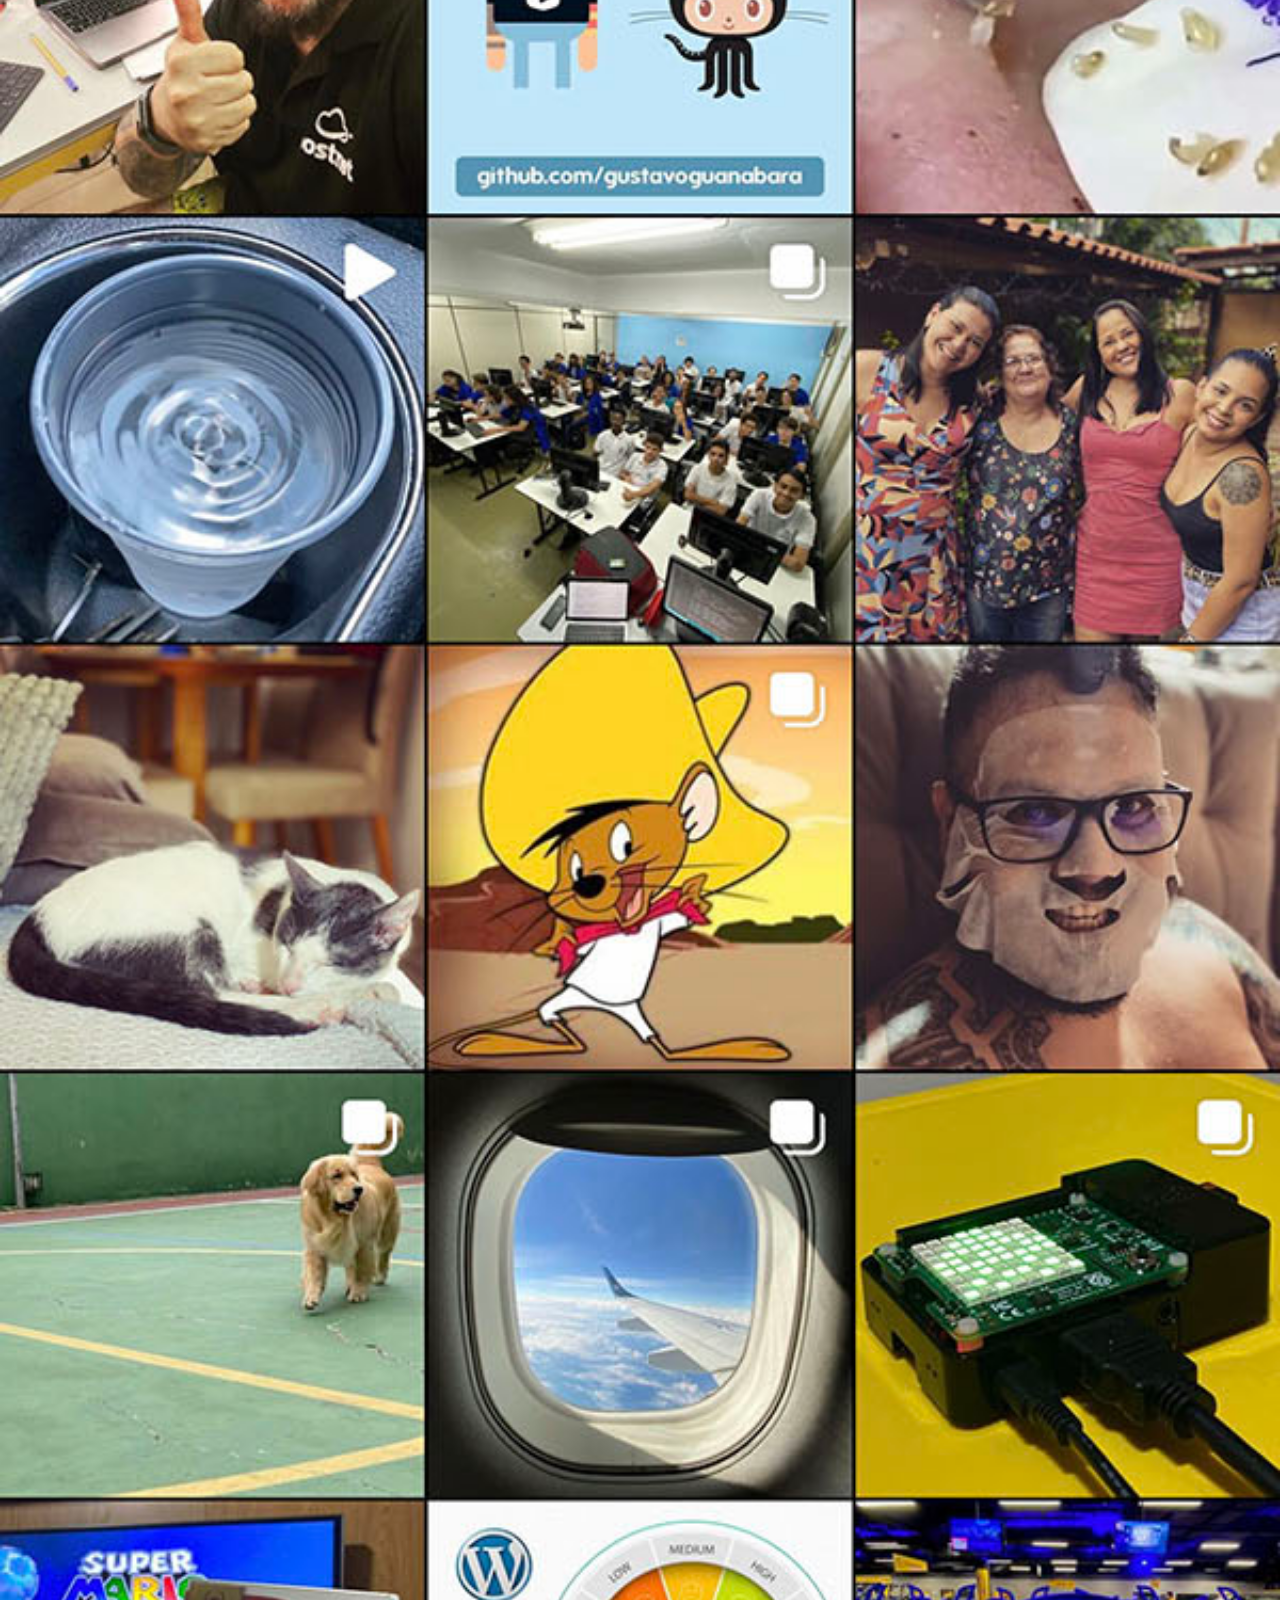
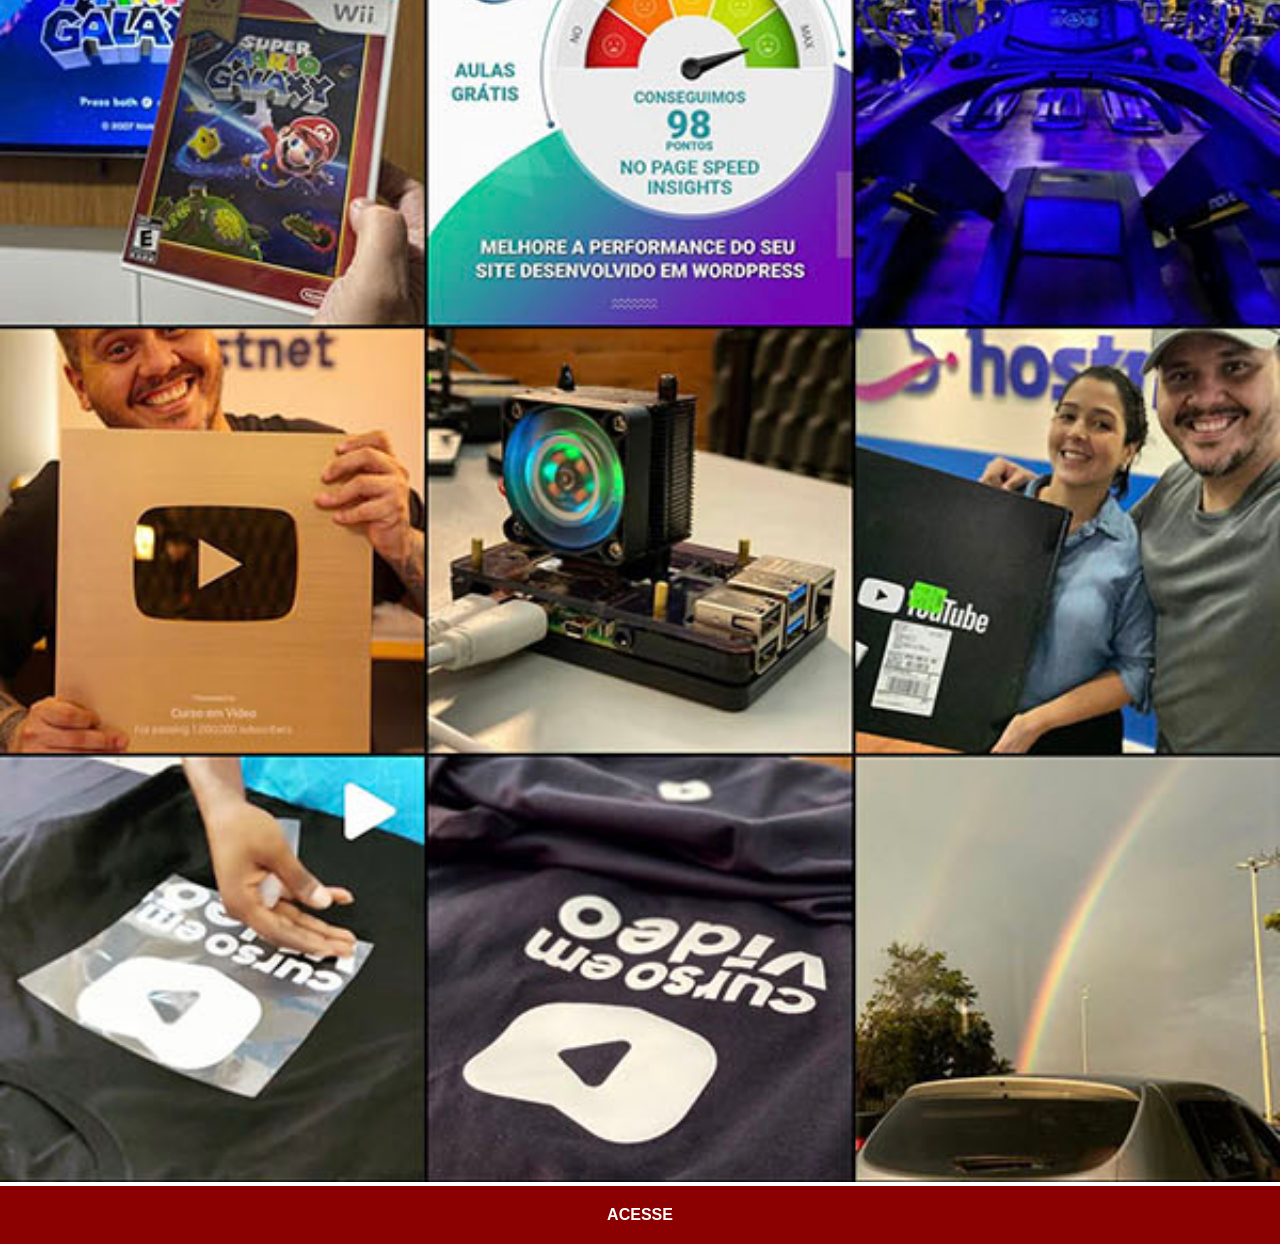
<file: instagram.html>
<!DOCTYPE html>
<html lang="pt-br">
<head>
    <meta charset="UTF-8">
    <meta name="viewport" content="width=device-width, initial-scale=1.0">
    <link rel="stylesheet" href="estilos/social.css">
    <title>Instagram</title>
</head>
<body>
    <img src="imagens/tela-instagram.jpg" alt="instagram">
    <a href="https://www.instagram.com/gustavoguanabara/" target="_blank">ACESSE</a>
</body>
</html>
</file>
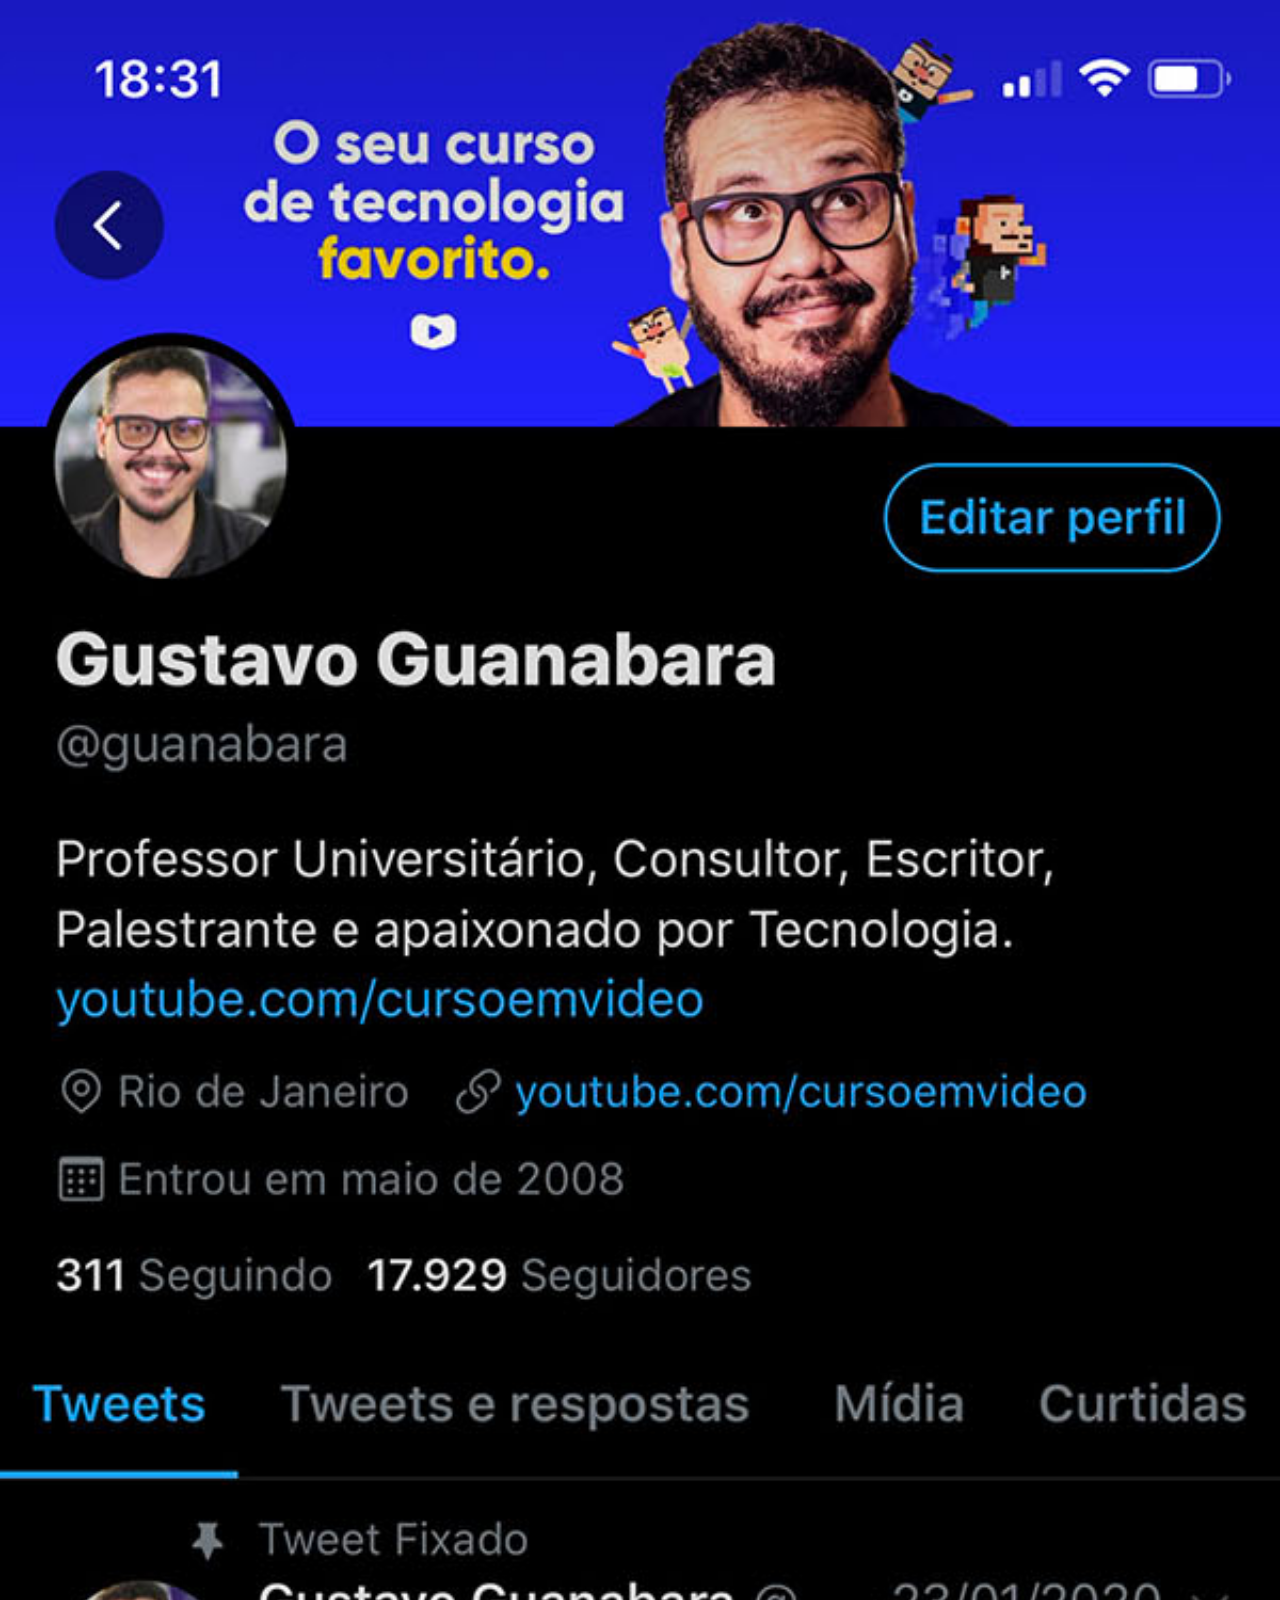
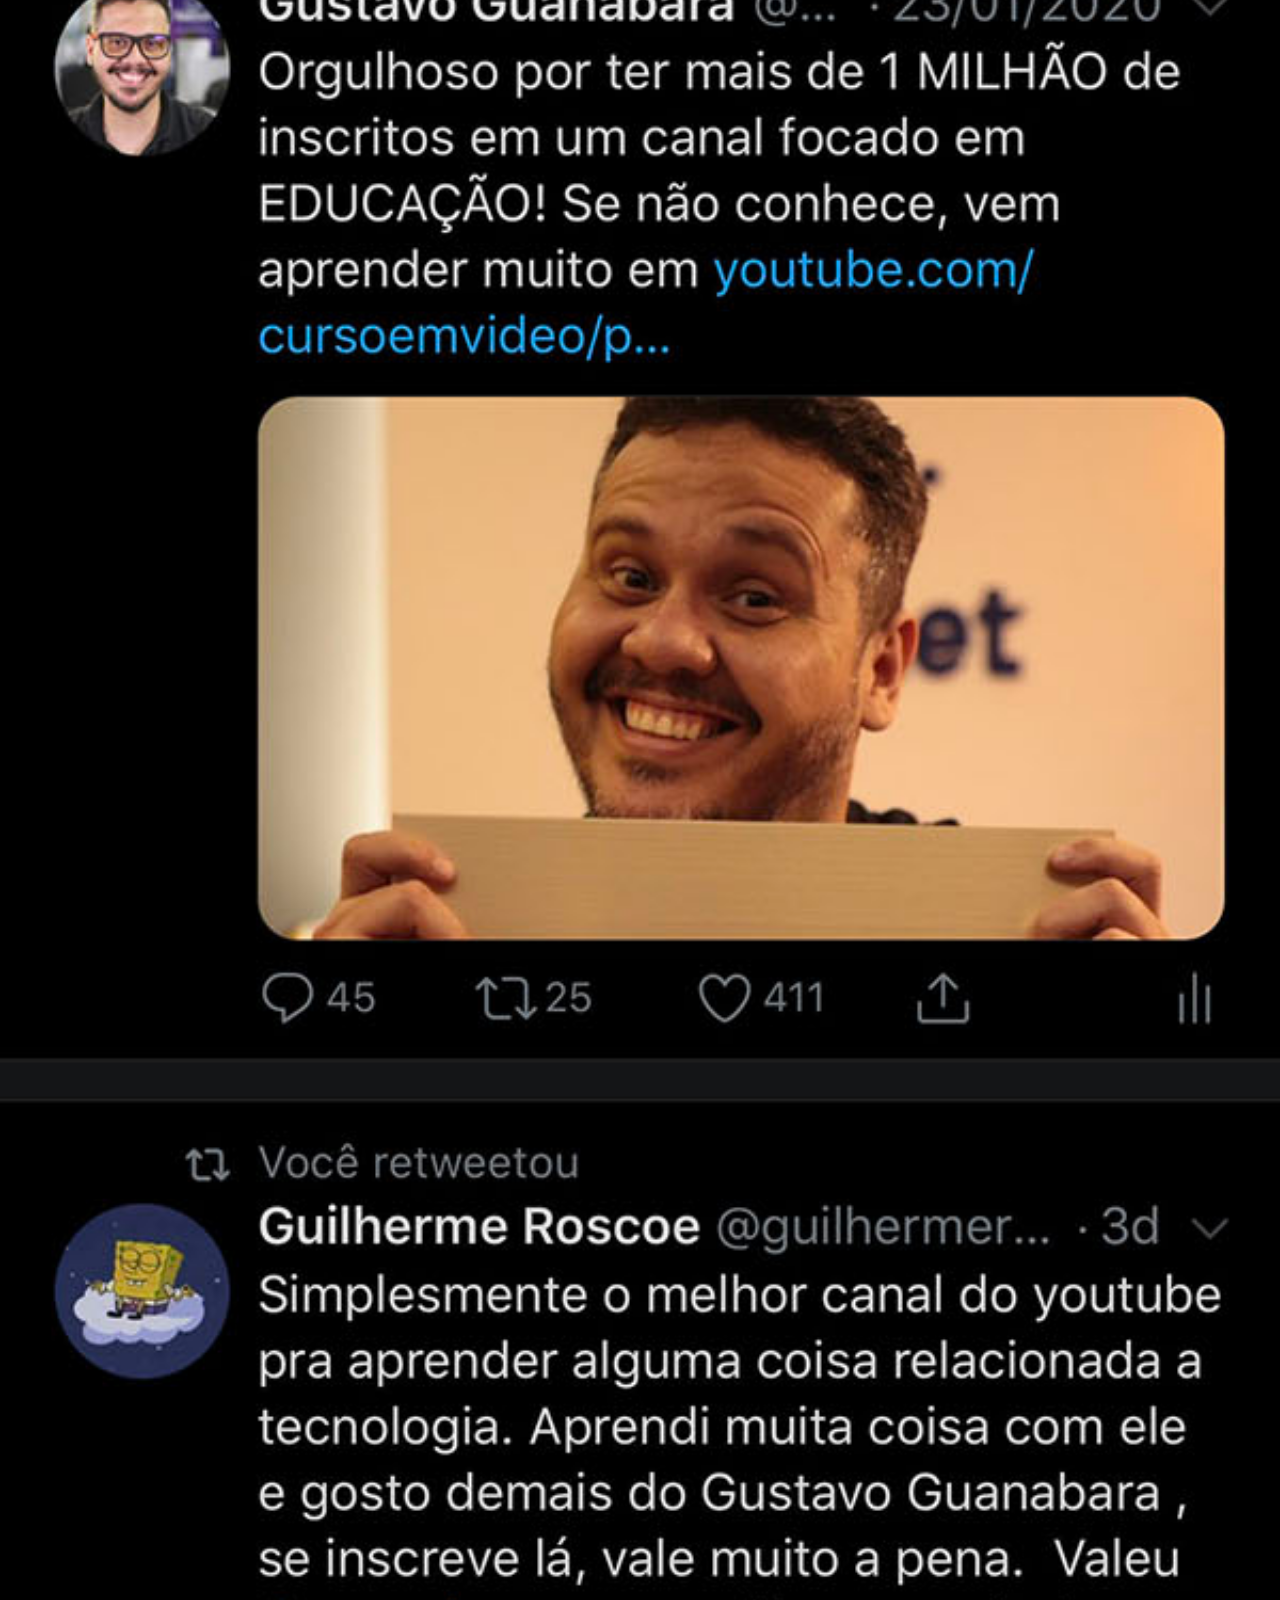
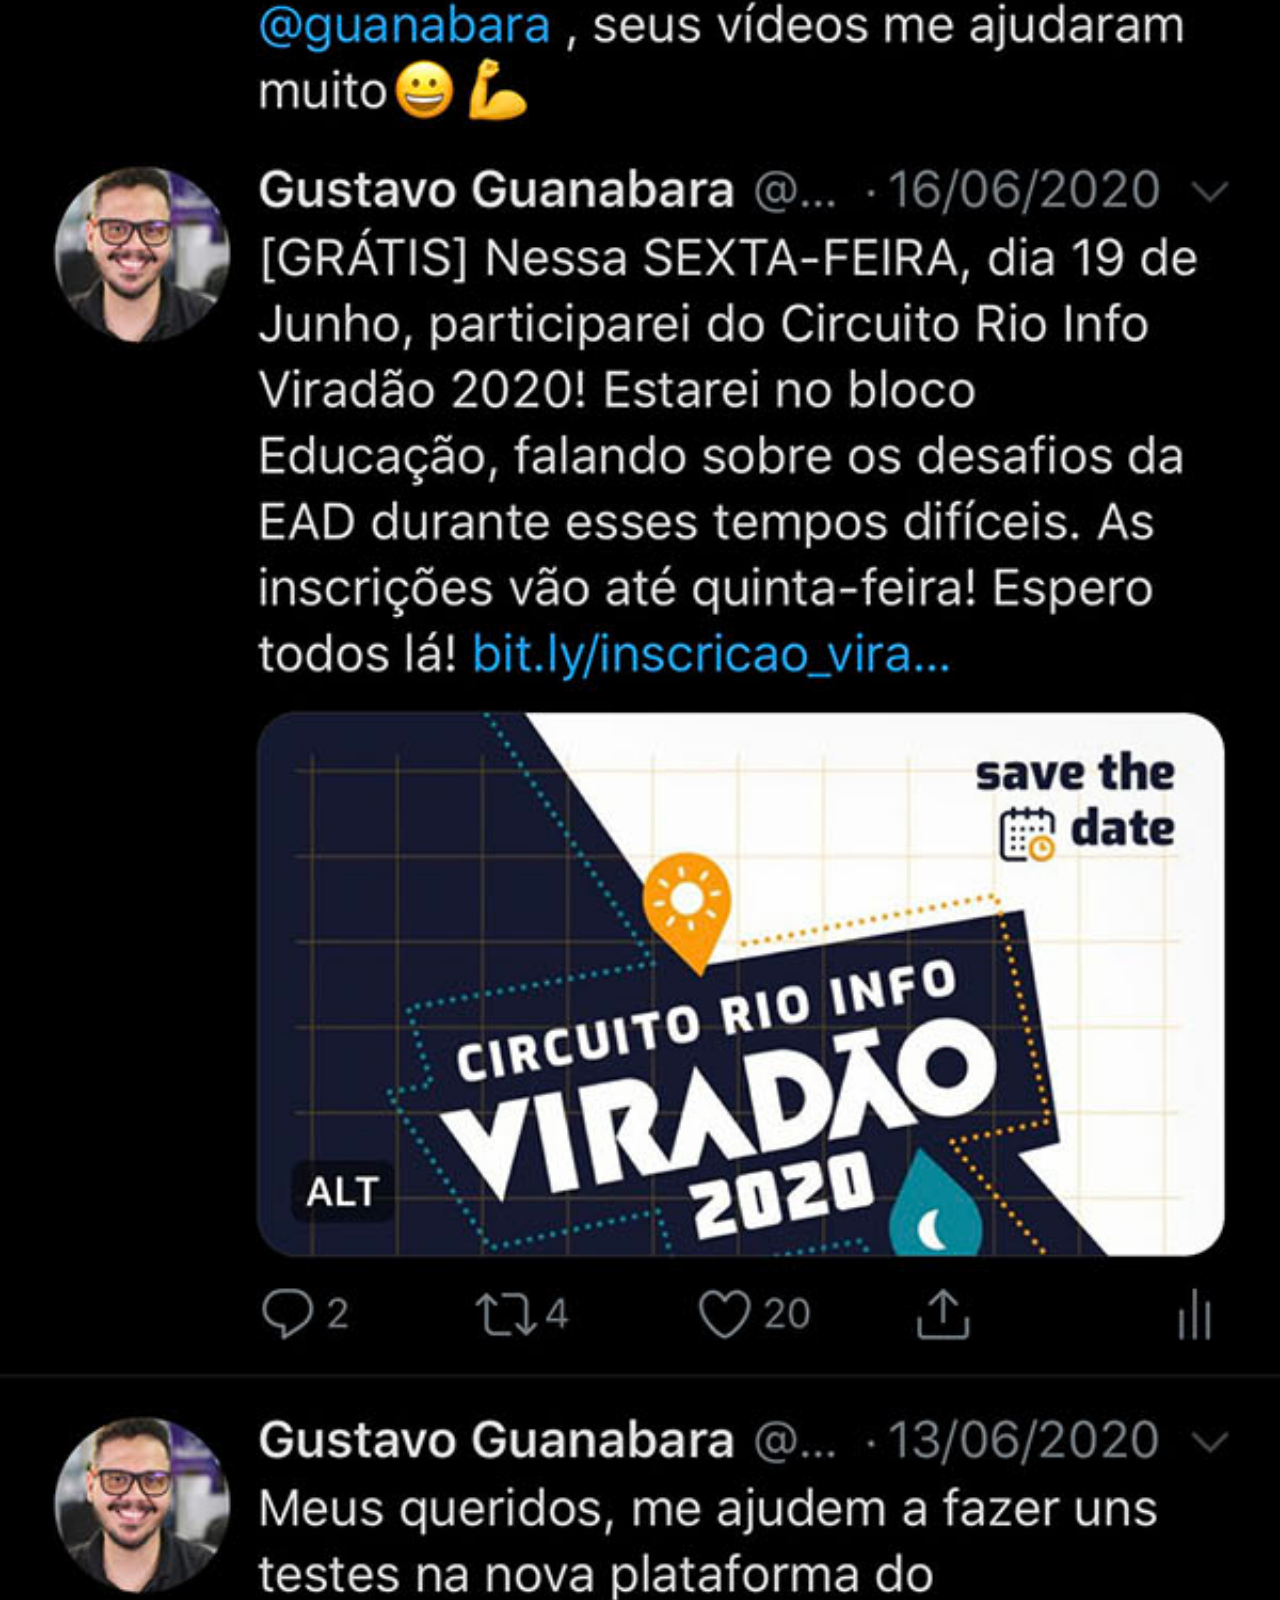
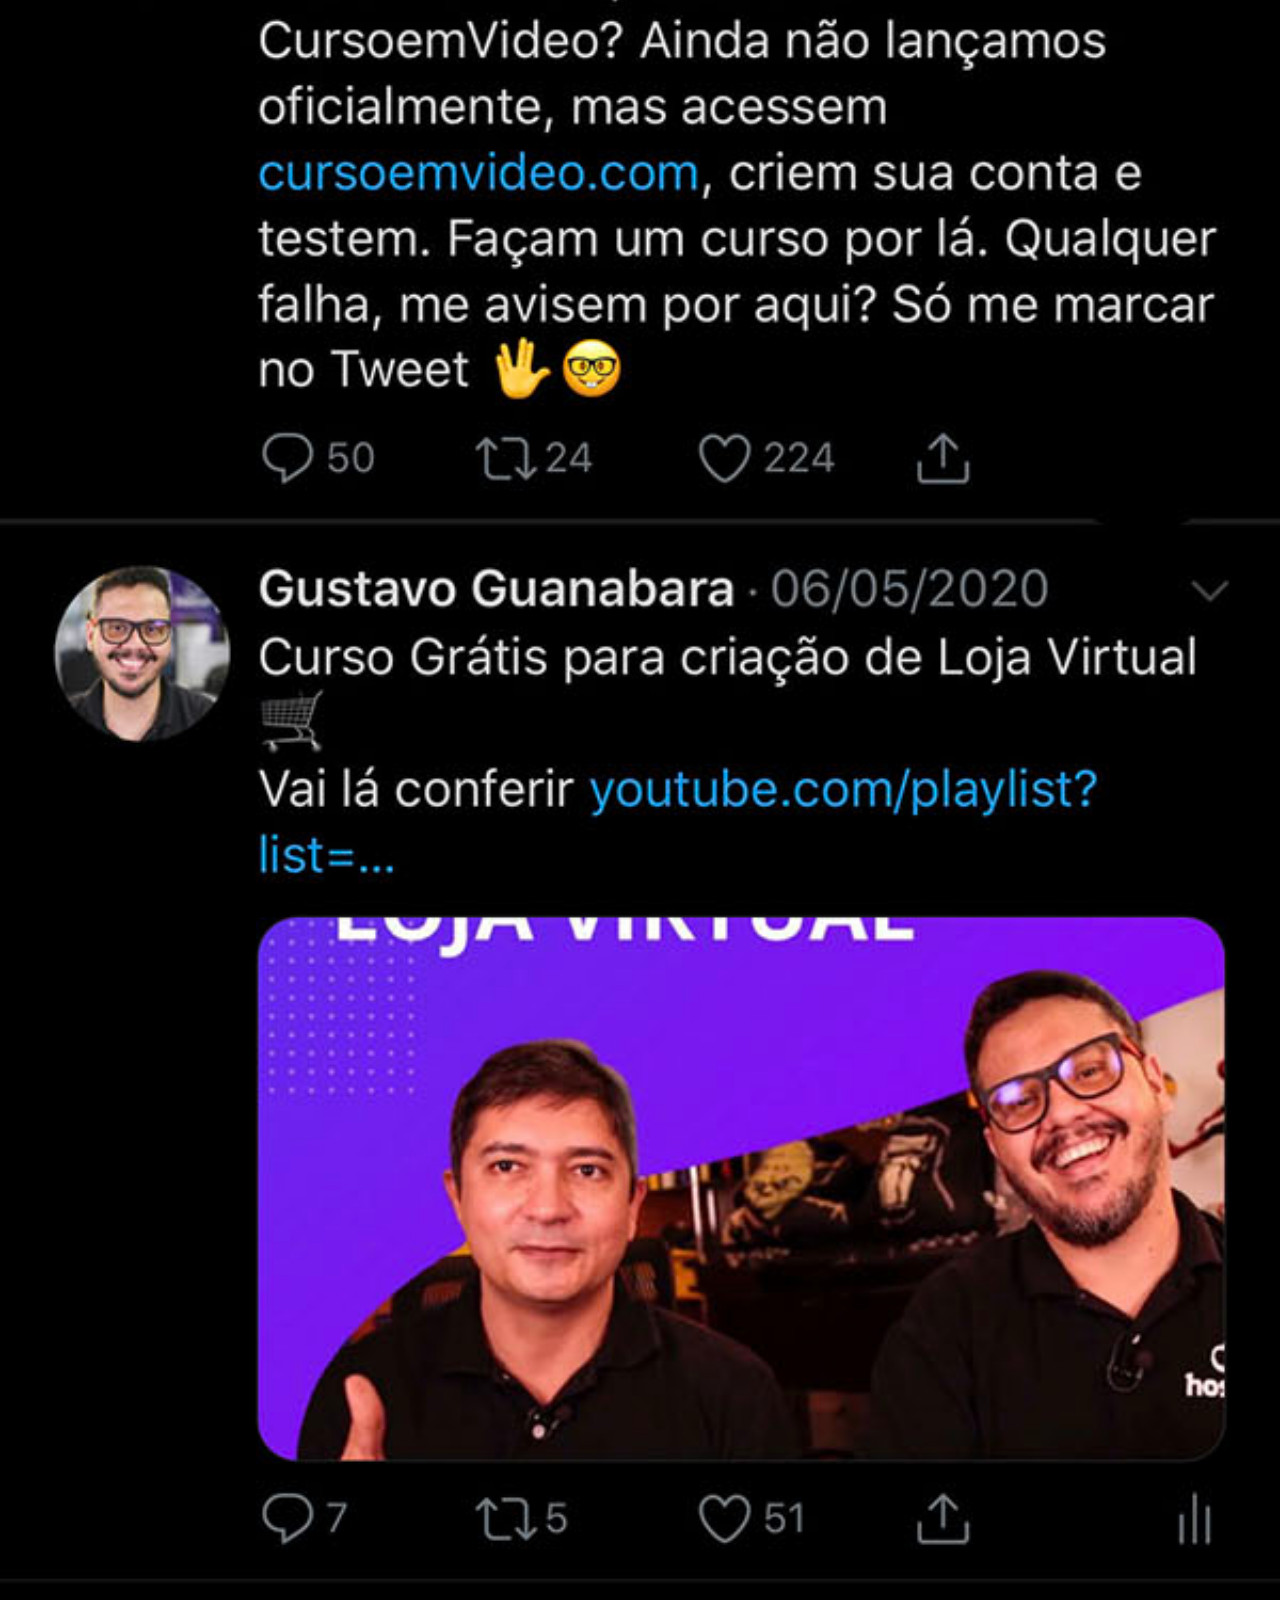
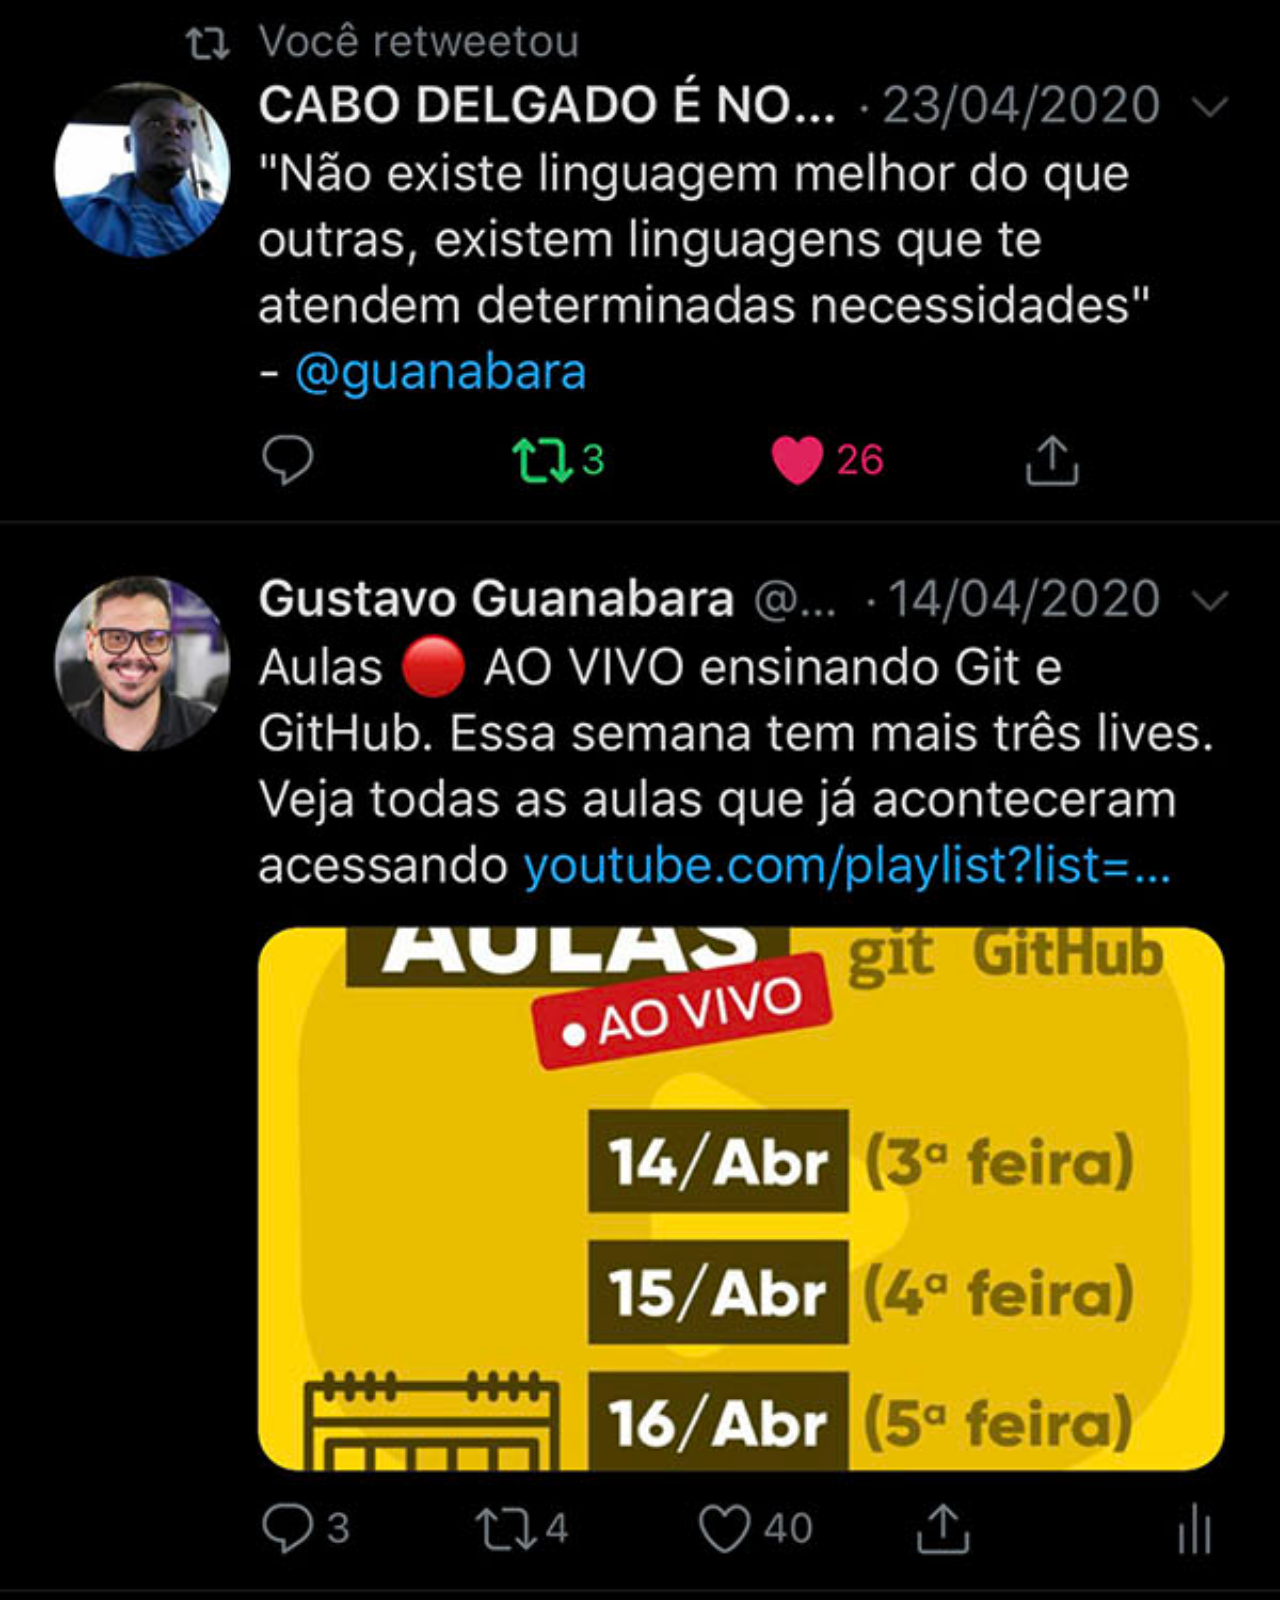
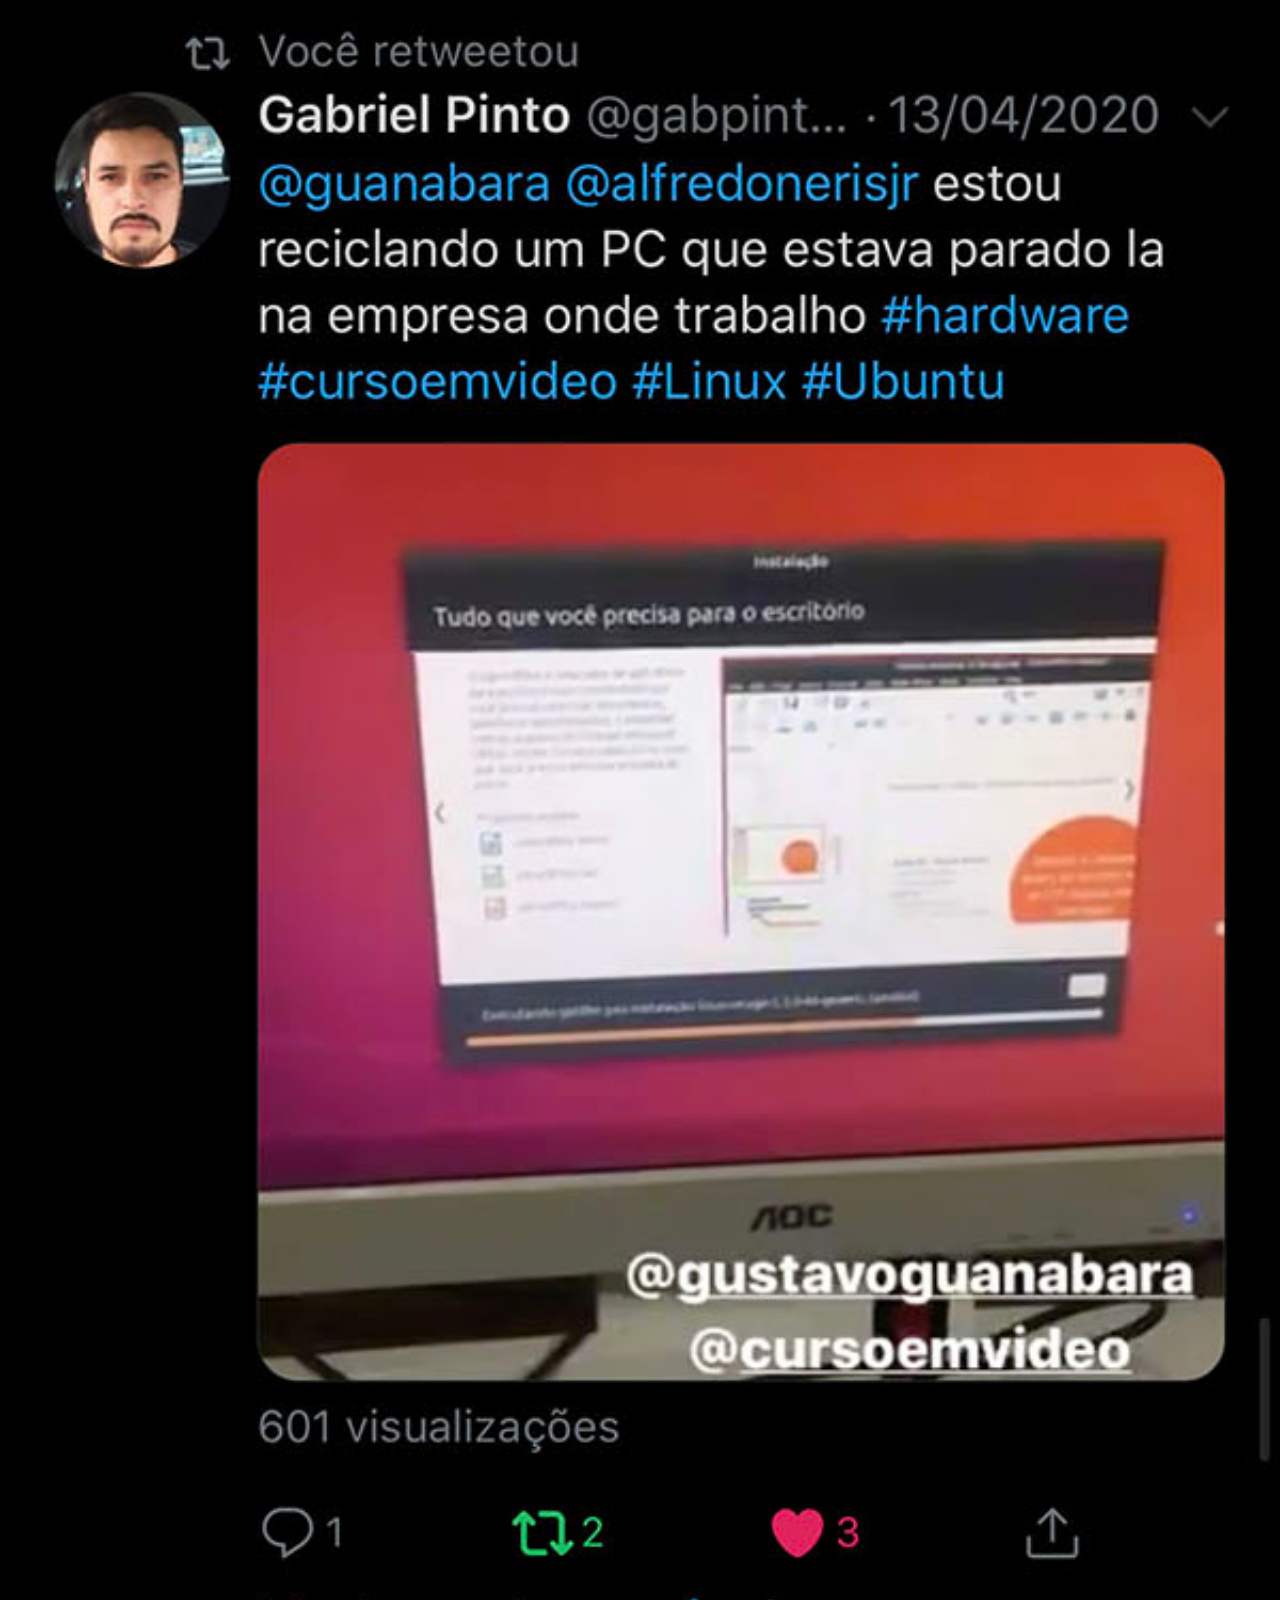
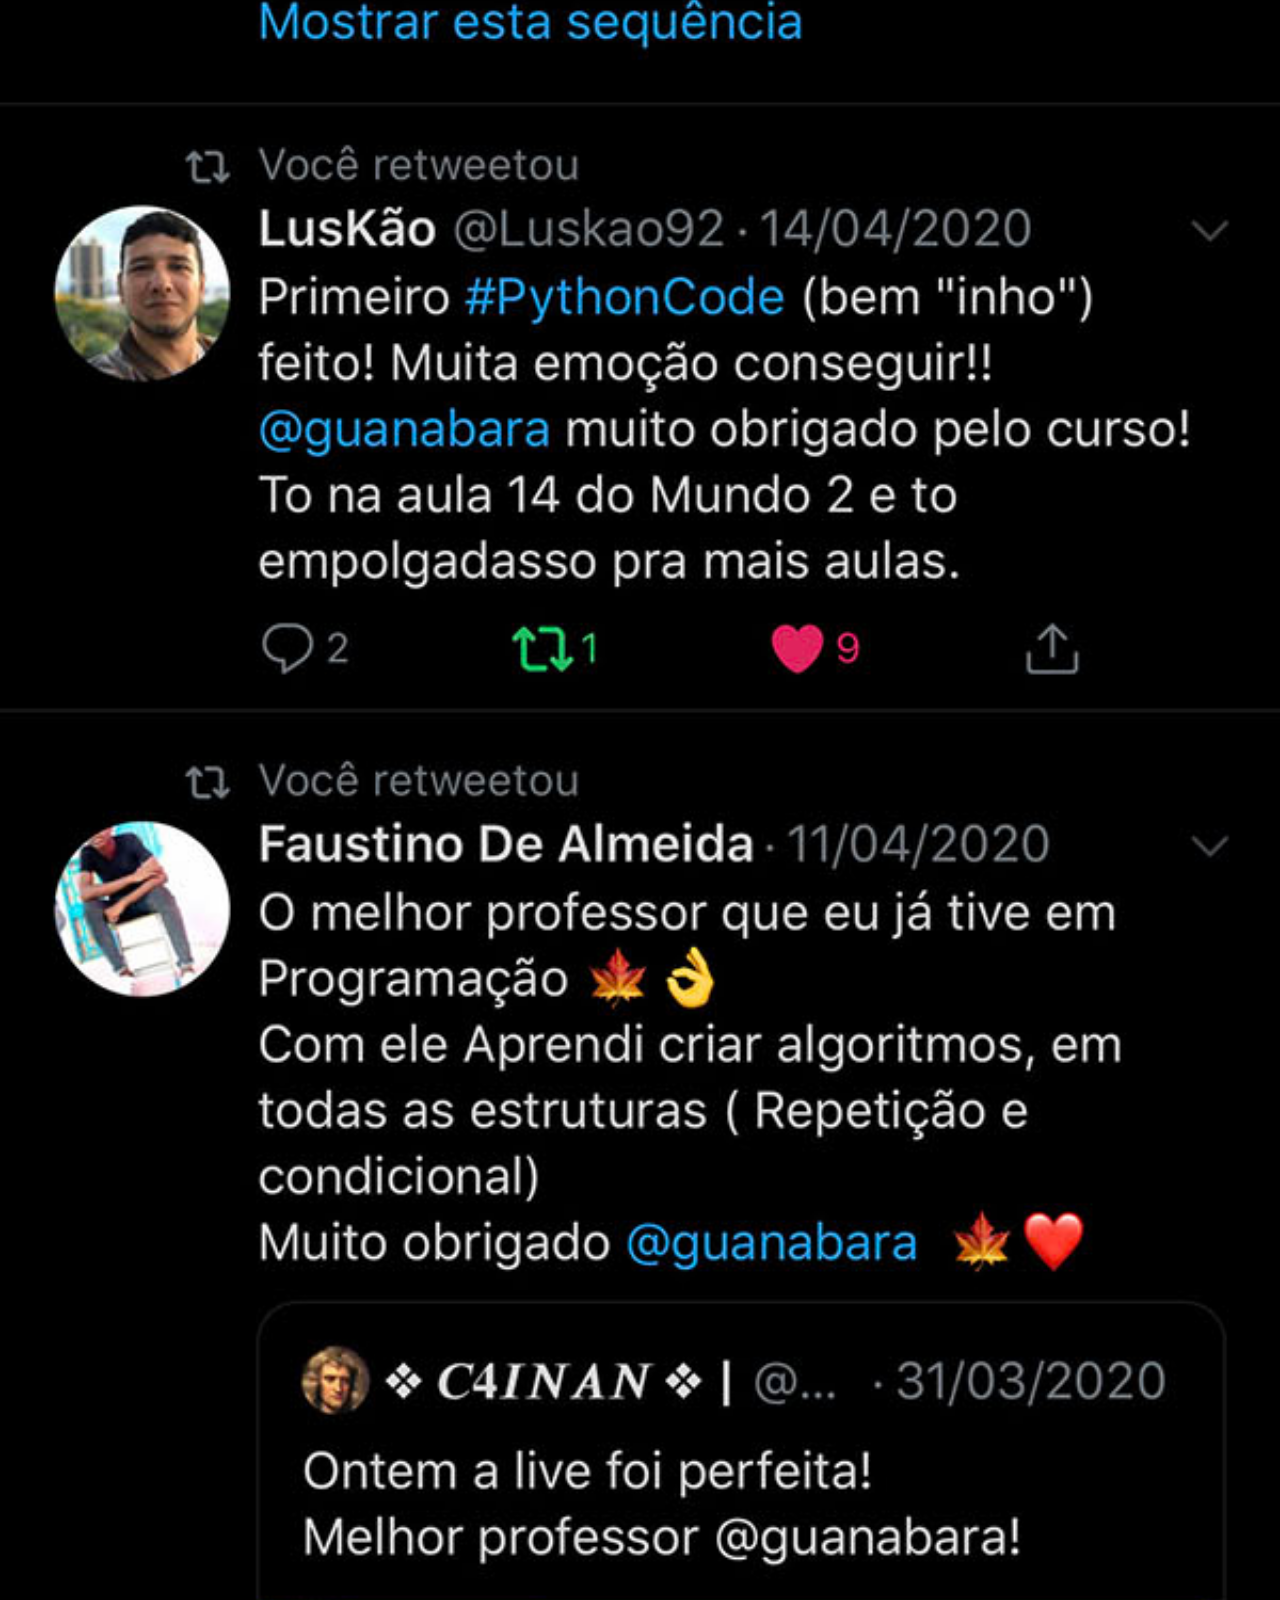
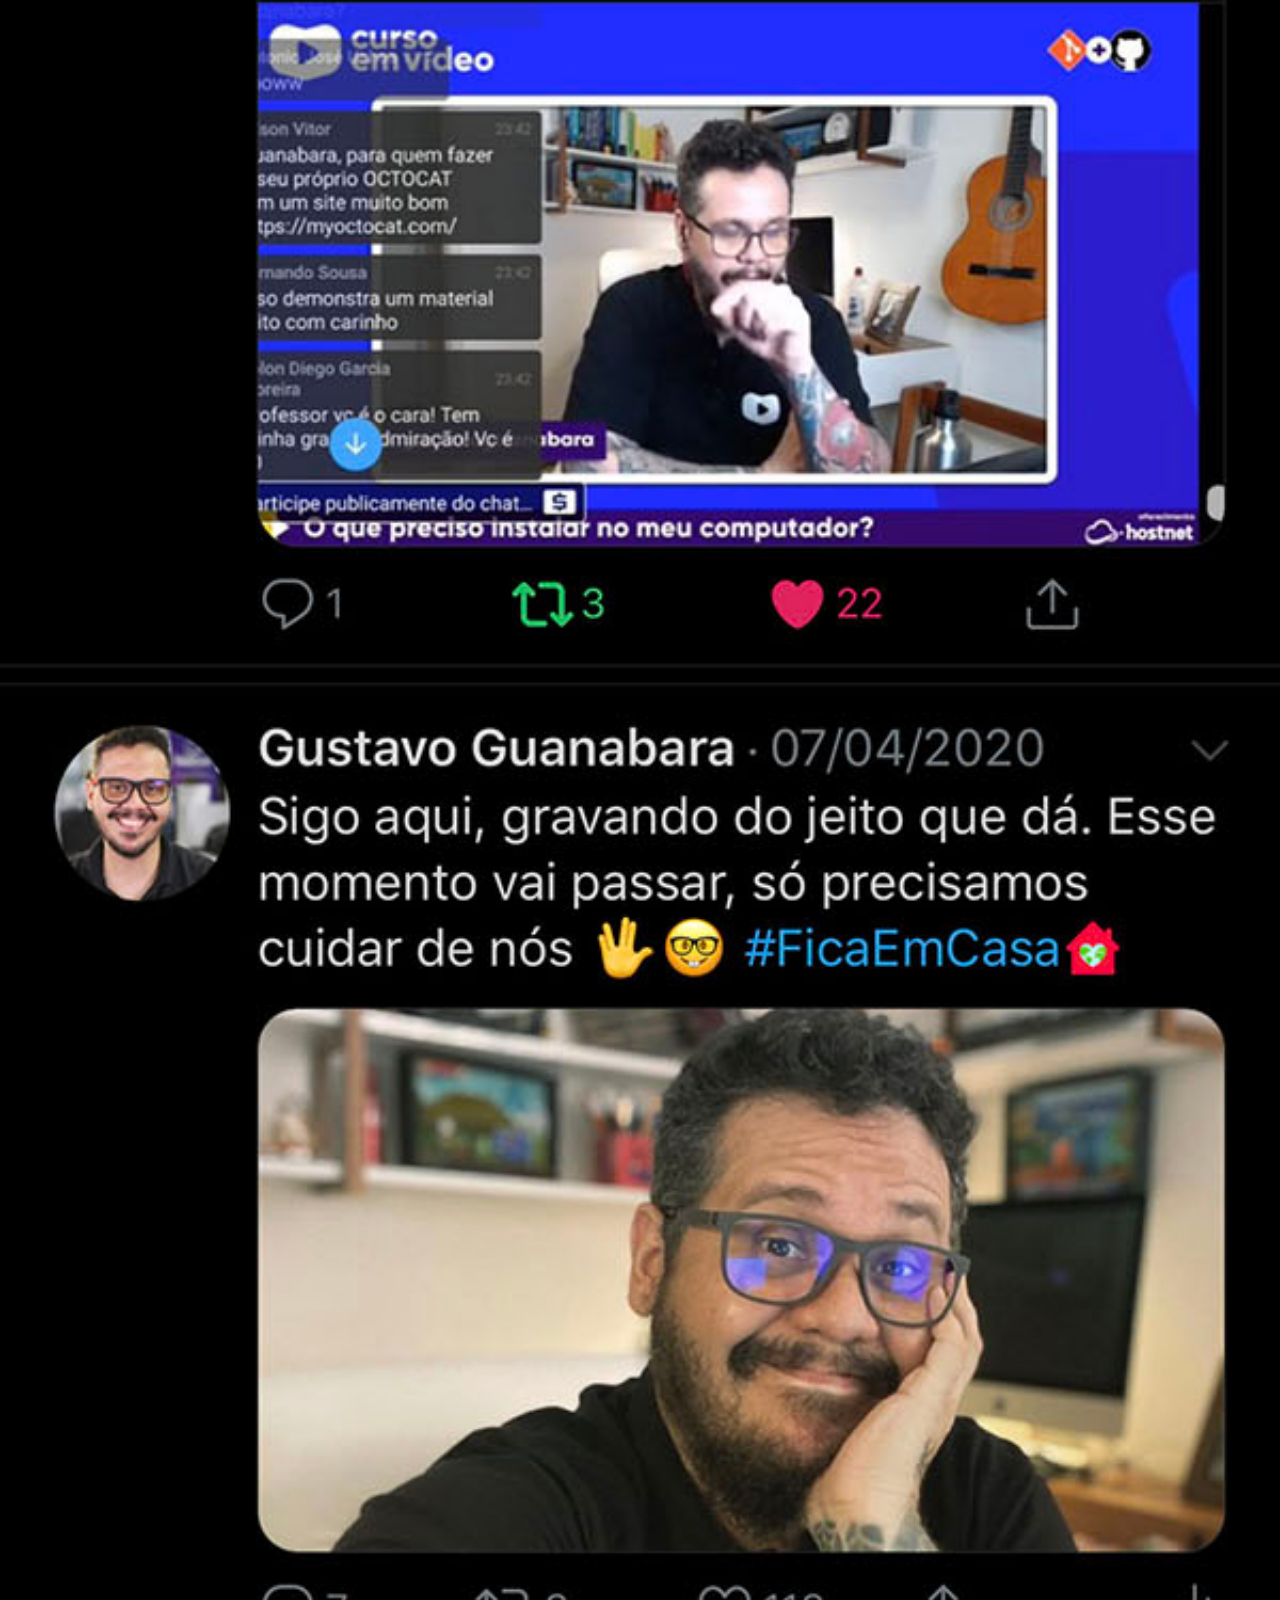
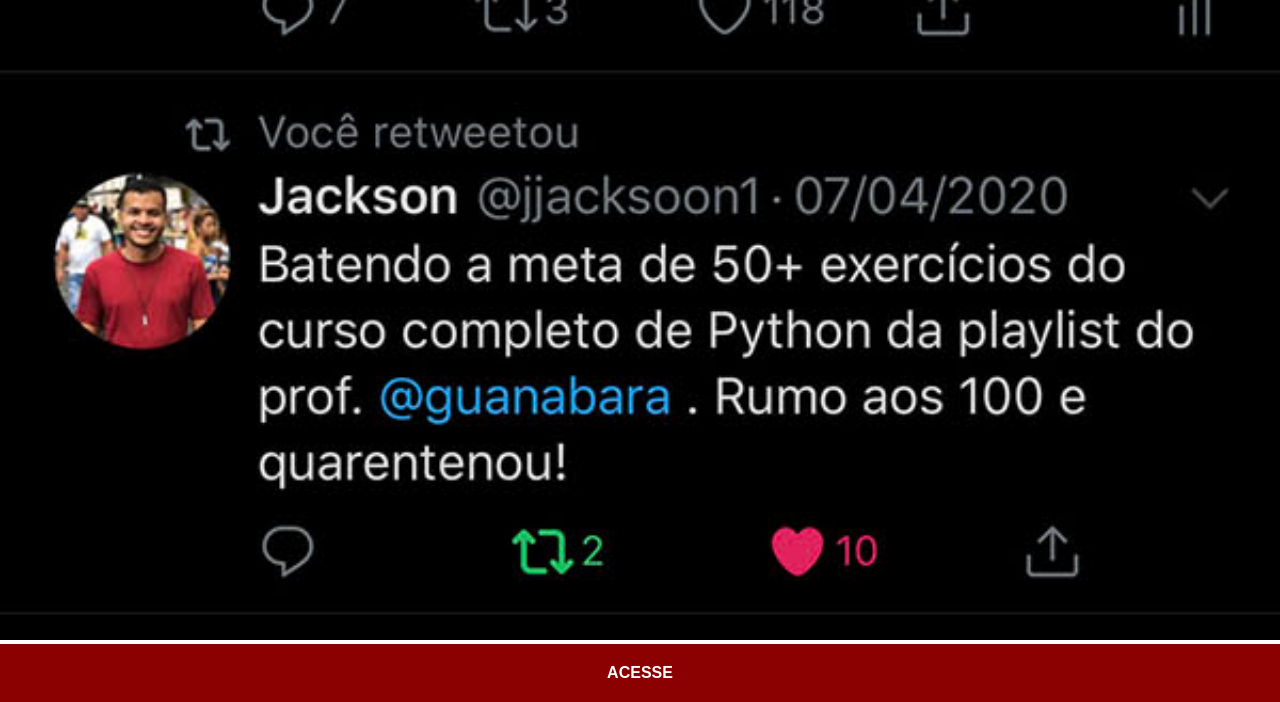
<file: twitter.html>
<!DOCTYPE html>
<html lang="pt-br">
<head>
    <meta charset="UTF-8">
    <meta name="viewport" content="width=device-width, initial-scale=1.0">
    <link rel="stylesheet" href="estilos/social.css">
    <title>Twitter</title>
</head>
<body>
    <img src="imagens/tela-twitter.jpg" alt="twittter">
    <a href="https://x.com/guanabara/" target="_blank">ACESSE</a>
</body>
</html>
</file>
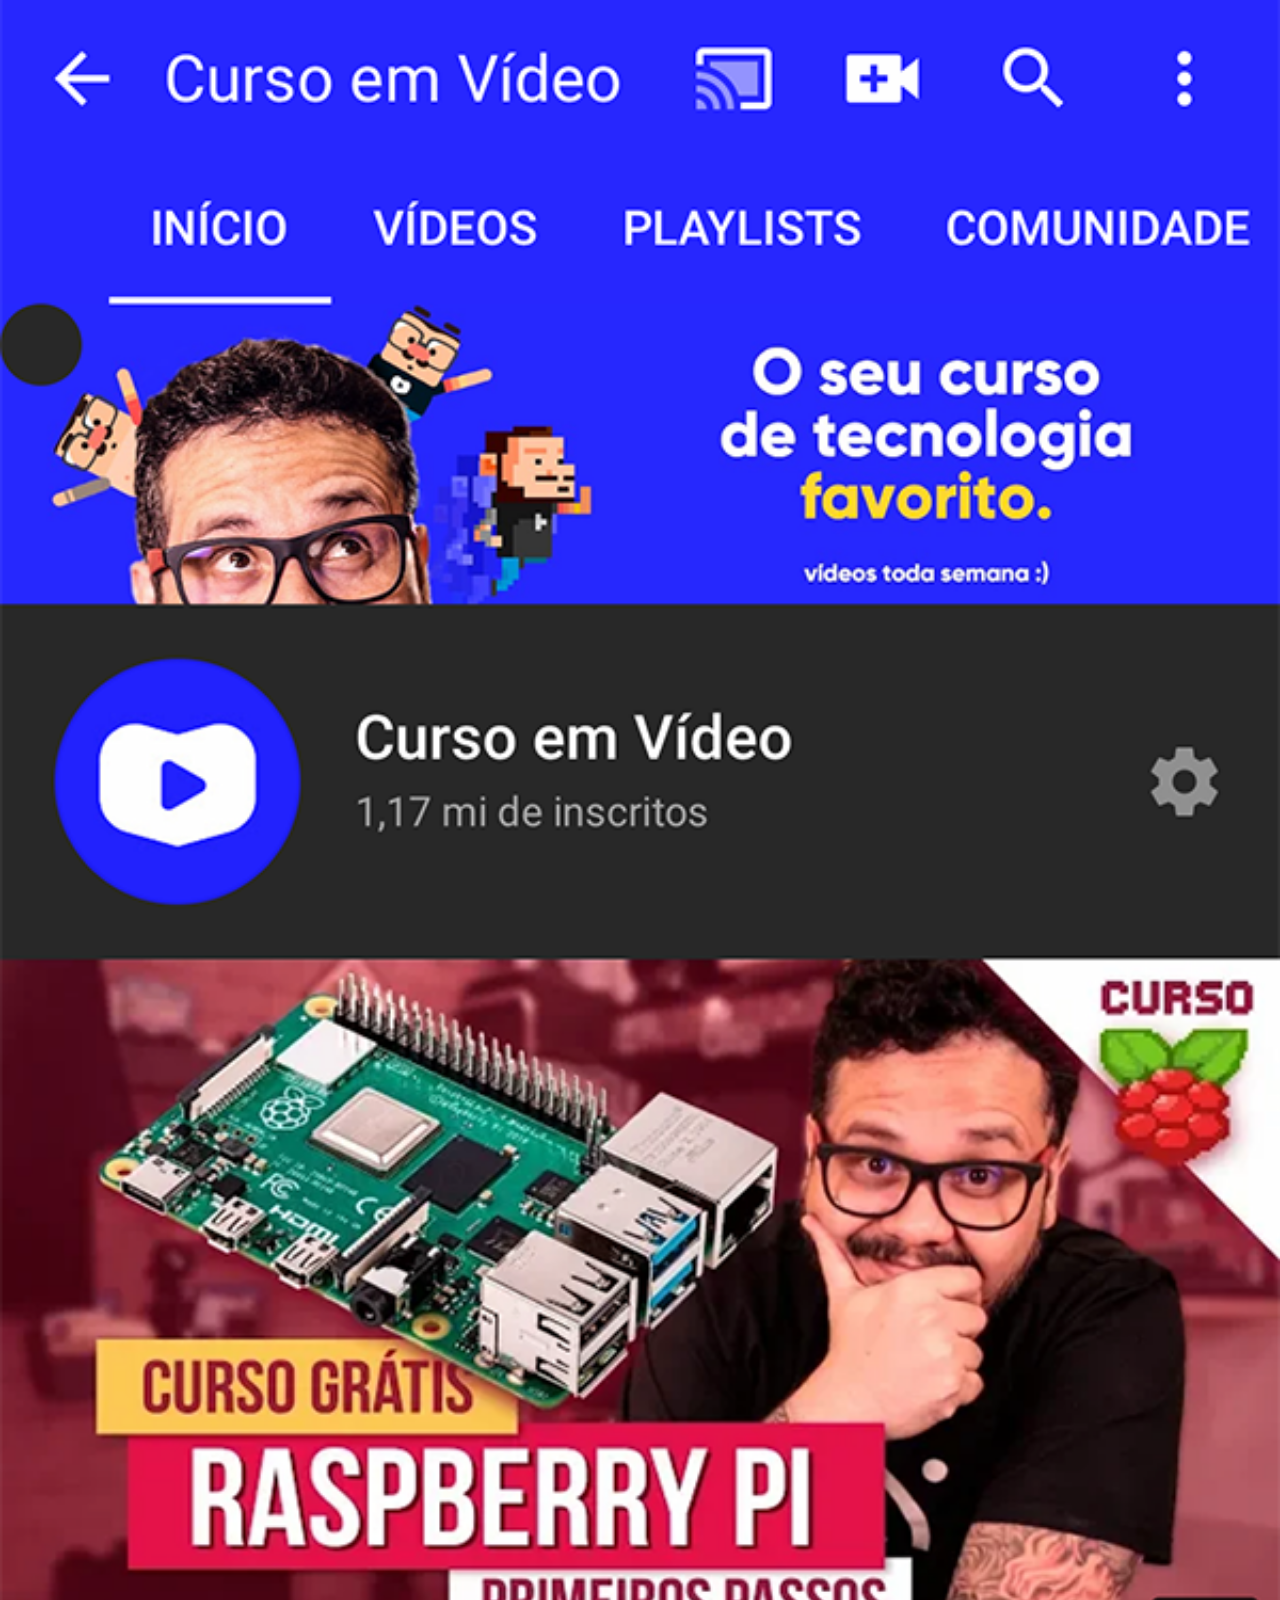
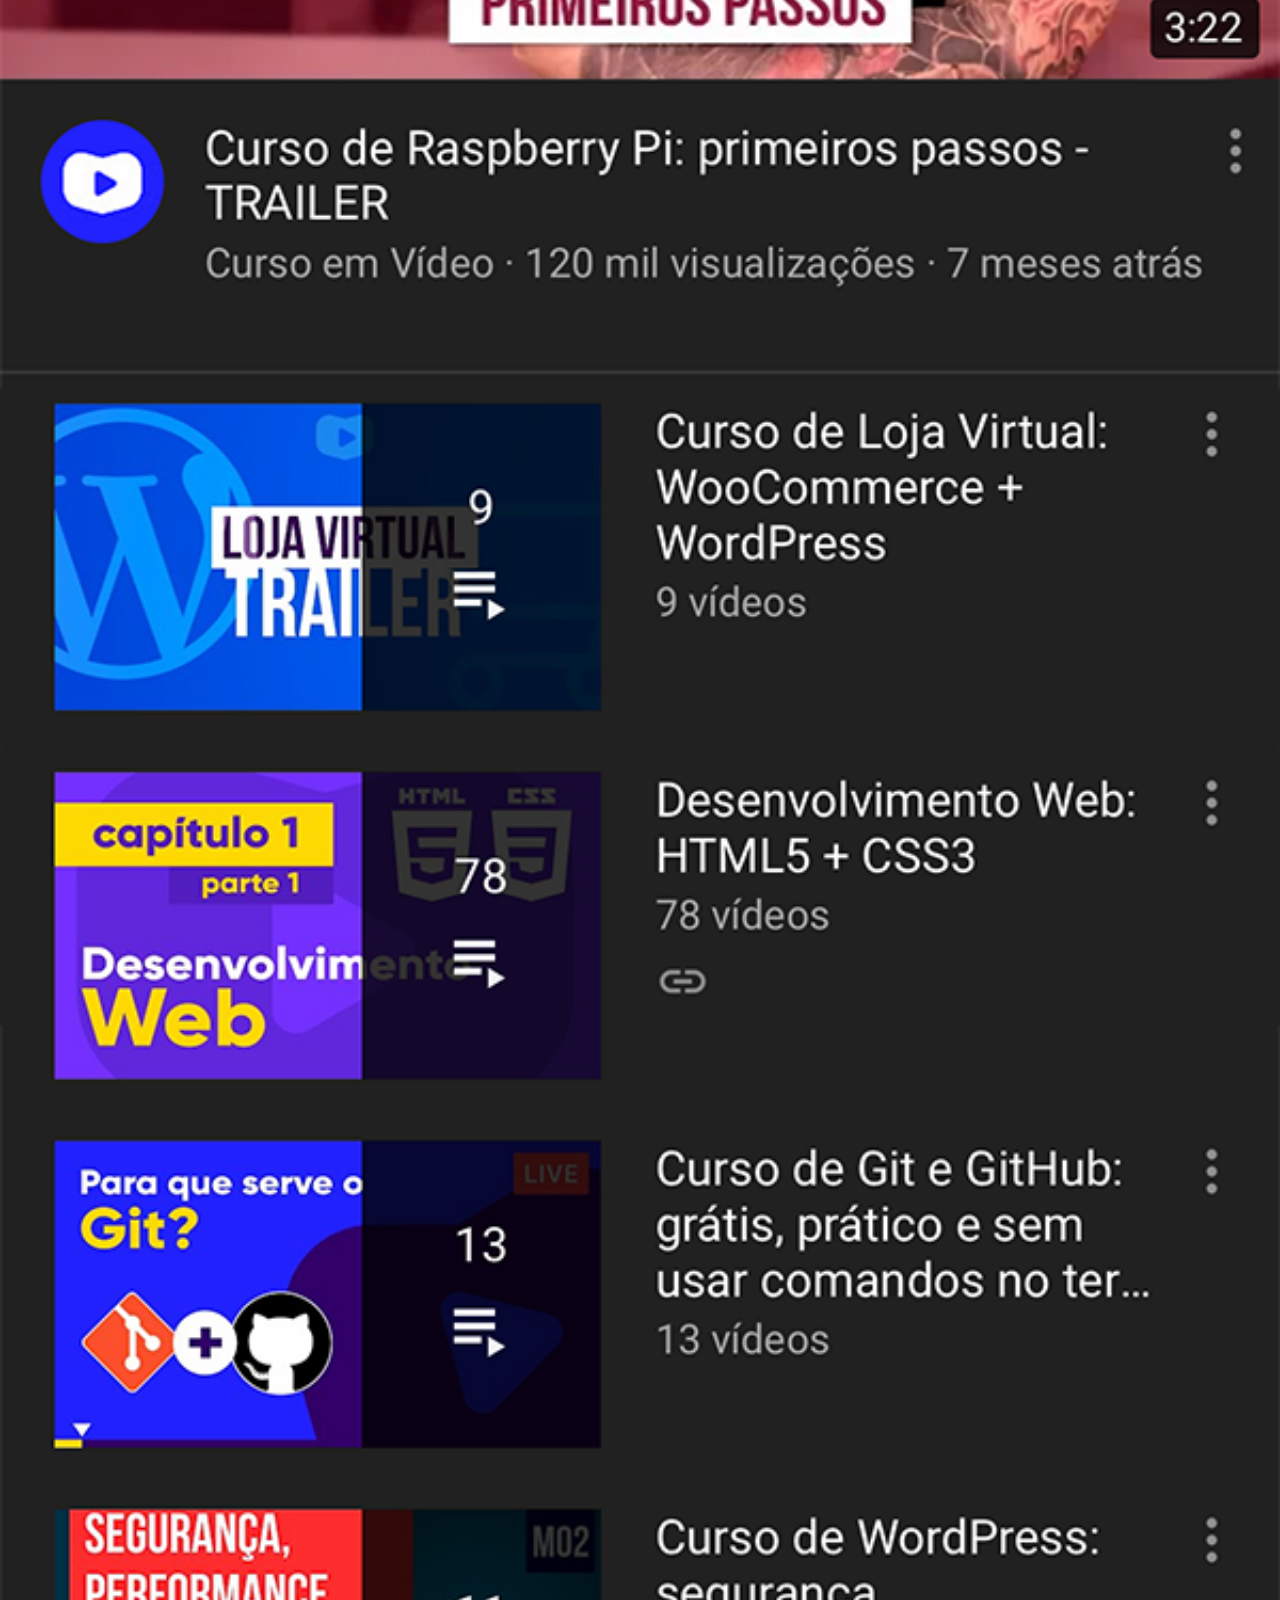
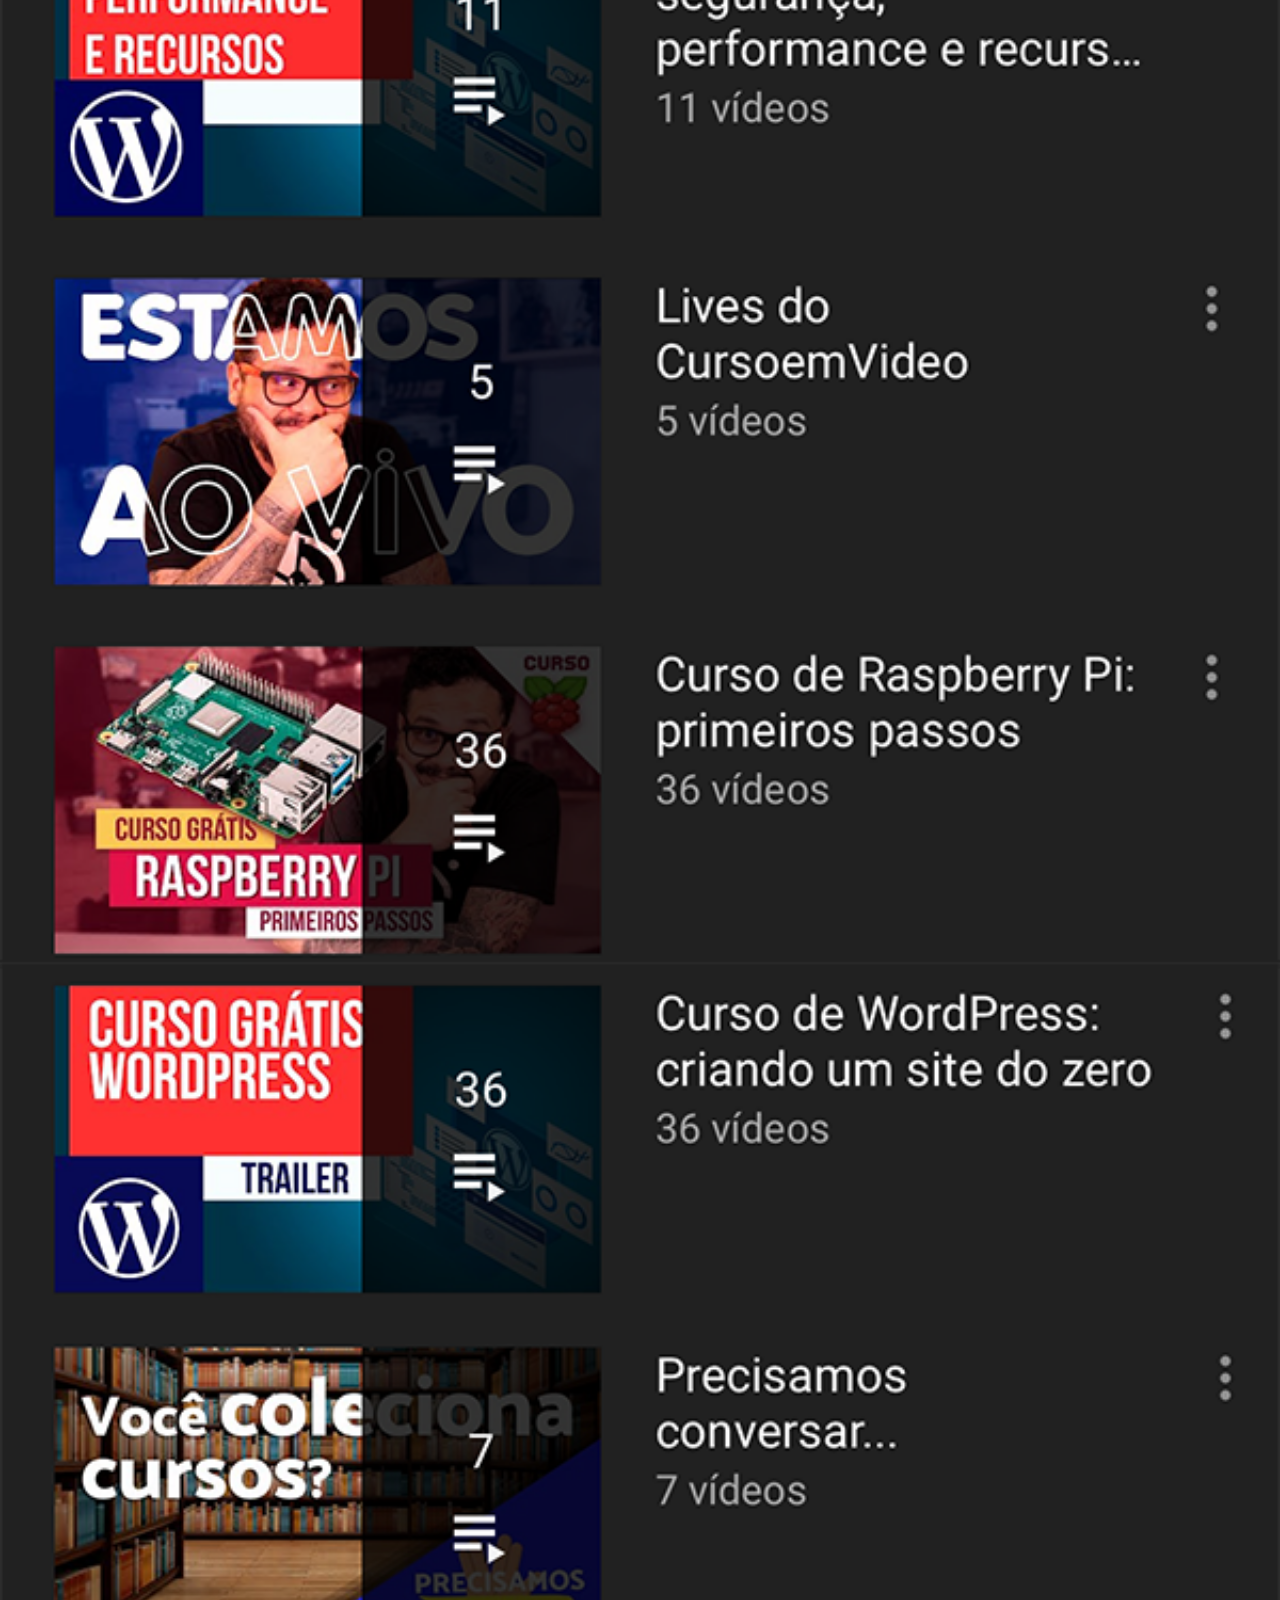
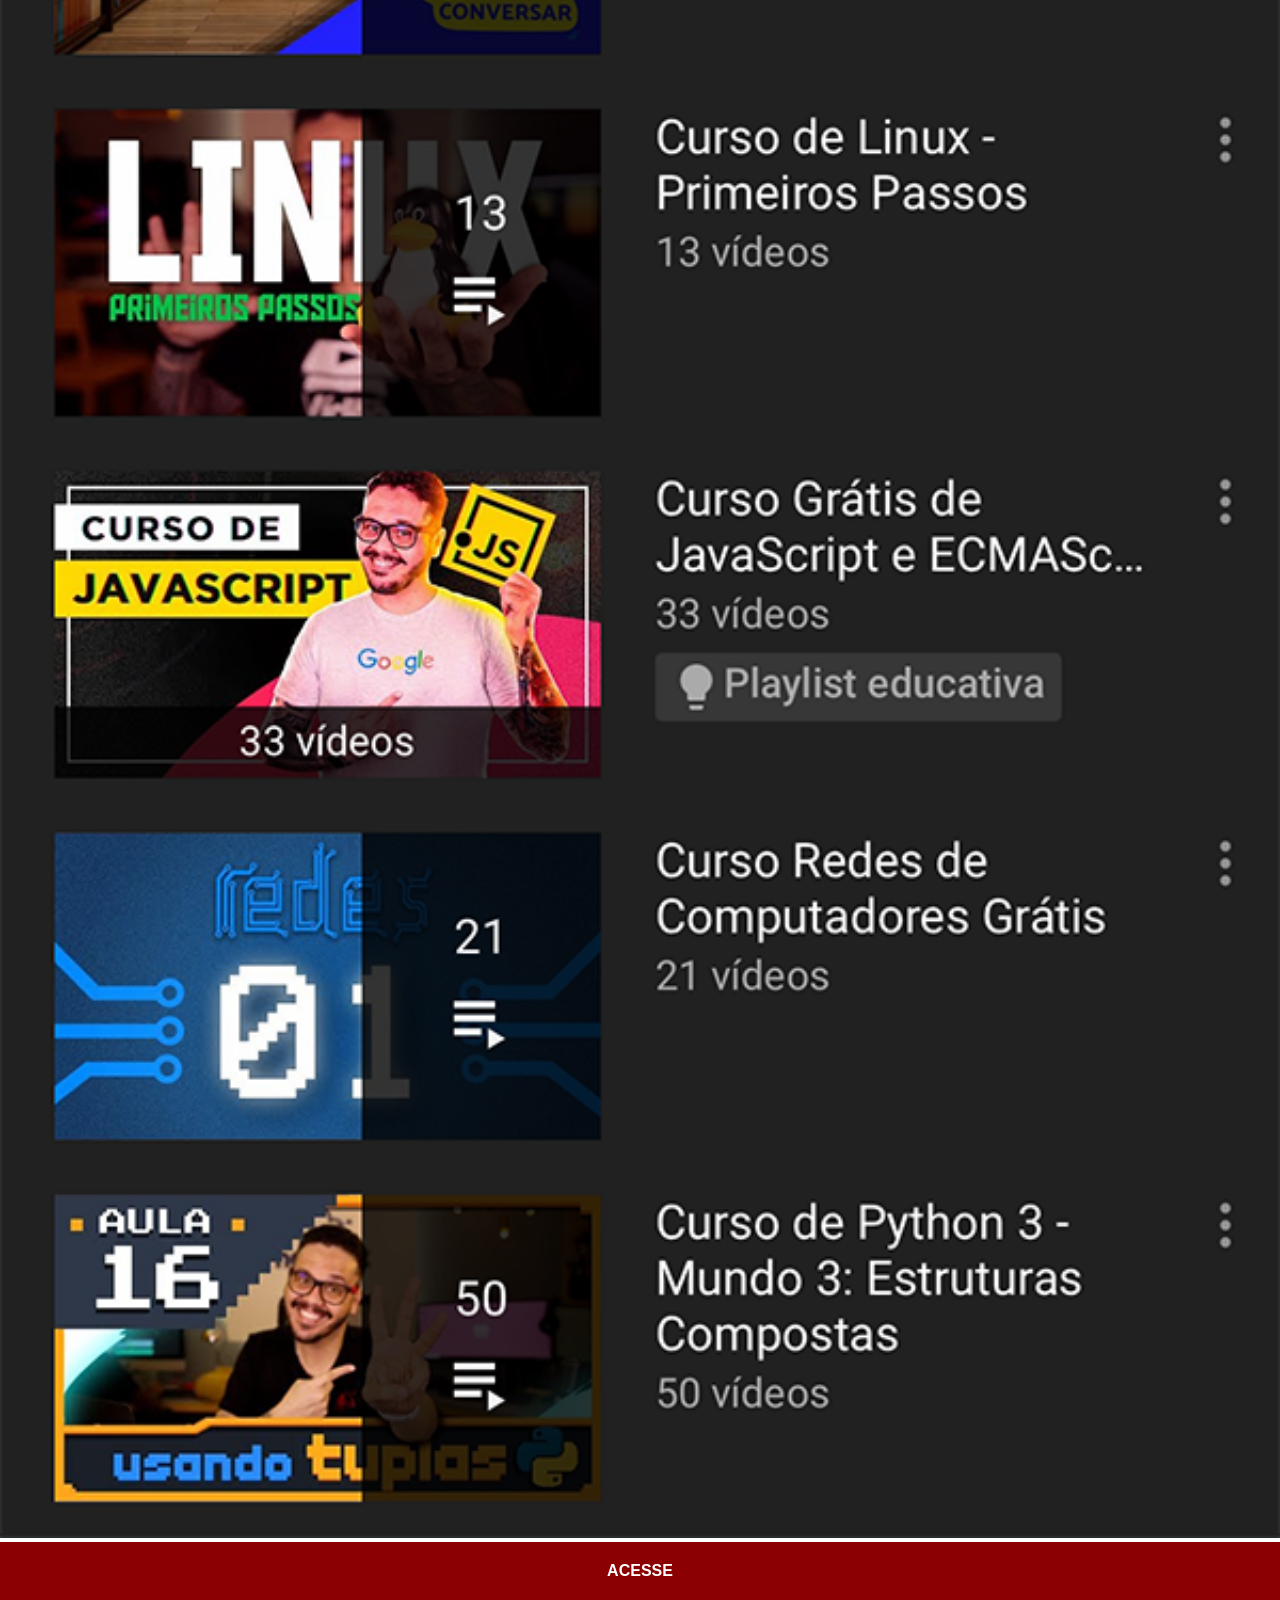
<file: youtube.html>
<!DOCTYPE html>
<html lang="t-br">
<head>
    <meta charset="UTF-8">
    <meta name="viewport" content="width=device-width, initial-scale=1.0">
    <title>youtube</title>
    <link rel="stylesheet" href="estilos/social.css">
</head>
<body>
    <img src="imagens/tela-youtube.png" alt="youtube">
    <a href="https://www.youtube.com/@cursoemvideo/playlists" target="_blank">ACESSE</a>
</body>
</html>
</file>
<file: estilos/style.css>
@charset "UTF-8";

* {
    margin: 0px;
    padding: 0px;
    font-family: Arial, Helvetica, sans-serif;
}

html, body {
    height: 100vh;
    width: 100vw;
    background-color: black;
}

body {
    background: url('../imagens/fundo-madeira.jpg') no-repeat top center;
    background-size: cover;
    background-attachment: fixed;
}

main {
    position: relative;
    height: 100vh;
}

section#telefone {
    position: absolute;
    top: 50%;
    left: 50%;
    transform: translate(-50%, -50%);

    height: 627px;
    width: 311px;
    background: url('../imagens/frame-iphone.png') no-repeat;
}

iframe#tela {
    position: relative;
    top: 80px;
    left: 22px;
    width: 267px;
    height: 471px;
}

section#redes-sociais{
    text-align: right;
}

section#redes-sociais img{
    width: 50px;
    margin: 10px;
    border-radius: 50%;
    box-shadow: 2px 2px 5px rgba(0, 0, 0, 0.400);
    box-sizing: border-box;
}

section#redes-sociais img:hover {
    border: 2px solid white;
    transform: translate(-3px, -3px);
    box-shadow: 5px 5px 8px rgba(0, 0, 0, 0.616);
    transition: transform .3s, border .5s;
}
</file>
<file: estilos/social.css>
@charset "UTF-8";

 * {
            margin: 0px;
            padding: 0px;
            font-family: Arial, Helvetica, sans-serif;
        }

        ::-webkit-scrollbar {
            width: 0px;
            height: 0px;
        }

        img {
            width: 100vw;

        }

        a {
            display: block;
            background-color:darkred;
             color: white;
            padding: 20px;
            text-align: center;
            font-weight: bolder;
            text-decoration: none;
        }

        a:hover {
            background-color: red;
        }
</file>
